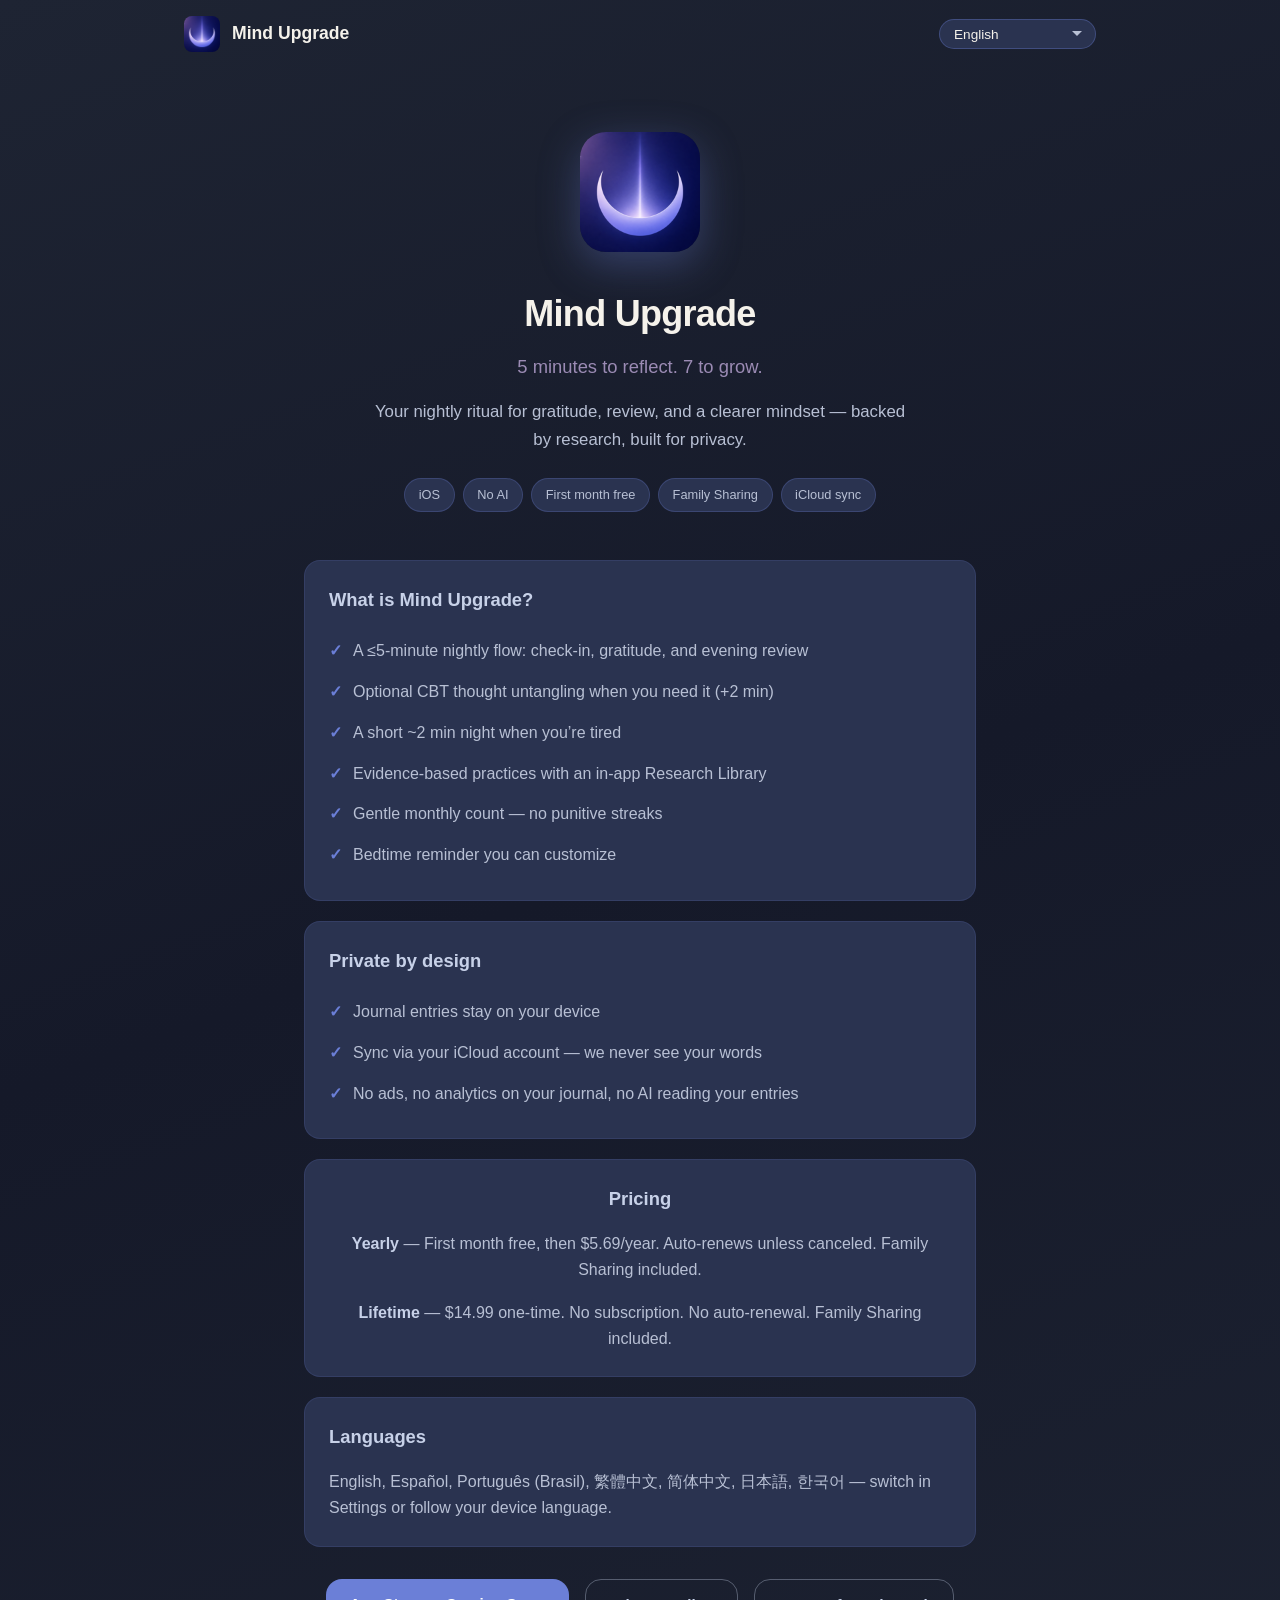
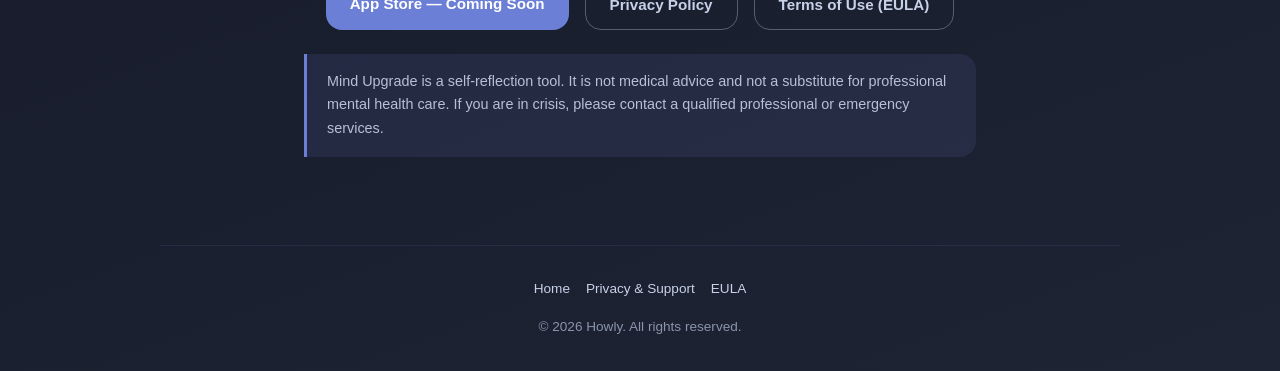
<file: index.html>
<!DOCTYPE html>
<html lang="en">
<head>
  <meta charset="UTF-8">
  <meta name="viewport" content="width=device-width, initial-scale=1.0">
  <title>Mind Upgrade — Nightly gratitude &amp; review</title>
  <meta name="description" content="Mind Upgrade: 5 minutes to reflect, 7 to grow. First month free then $5.69/year, or $14.99 lifetime. Family Sharing. No AI.">
  <link rel="icon" type="image/png" sizes="32x32" href="assets/favicon-32.png">
  <link rel="apple-touch-icon" href="assets/apple-touch-icon.png">
  <link rel="stylesheet" href="assets/style.css">
  <script src="assets/lang.js" defer></script>
</head>
<body>
  <header class="site-header">
    <a class="logo" href="index.html">
      <img src="assets/apple-touch-icon.png" alt="Mind Upgrade" width="36" height="36">
      Mind Upgrade
    </a>
    <select class="lang-selector" onchange="changeLanguage(this.value)" aria-label="Language">
      <option value="en">English</option>
      <option value="zh-Hant">繁體中文</option>
      <option value="zh-Hans">简体中文</option>
      <option value="ja">日本語</option>
      <option value="ko">한국어</option>
      <option value="es">Español</option>
      <option value="pt-BR">Português (Brasil)</option>
    </select>
  </header>

  <main>
    <section class="hero">
      <img class="hero-icon" src="assets/apple-touch-icon.png" alt="Mind Upgrade app icon" width="120" height="120">
      <h1>Mind Upgrade</h1>
      <p class="subtitle" lang-data="en">5 minutes to reflect. 7 to grow.</p>
      <p class="subtitle" lang-data="zh-Hant">5 分鐘反思，7 分鐘成長。</p>
      <p class="subtitle" lang-data="zh-Hans">5 分钟反思，7 分钟成长。</p>
      <p class="subtitle" lang-data="ja">5分で振り返り、7分で成長。</p>
      <p class="subtitle" lang-data="ko">5분은 돌아보기, 7분은 성장.</p>
      <p class="subtitle" lang-data="es">5 minutos para reflexionar. 7 para crecer.</p>
      <p class="subtitle" lang-data="pt-BR">5 minutos para refletir. 7 para crescer.</p>

      <p class="lead" lang-data="en">Your nightly ritual for gratitude, review, and a clearer mindset — backed by research, built for privacy.</p>
      <p class="lead" lang-data="zh-Hant">每晚的感恩與復盤儀式，讓心態更清晰——有研究支持，為隱私而設計。</p>
      <p class="lead" lang-data="zh-Hans">每晚的感恩与复盘仪式，让心态更清晰——有研究支持，为隐私而设计。</p>
      <p class="lead" lang-data="ja">感謝と振り返りのナイトリチュアル。研究に支えられ、プライバシーのために設計されています。</p>
      <p class="lead" lang-data="ko">감사와 돌아보기를 위한 밤 의식. 연구를 바탕으로, 프라이버시를 위해 만들어졌습니다.</p>
      <p class="lead" lang-data="es">Tu ritual nocturno de gratitud, repaso y una mente más clara — con respaldo de investigación, pensado para tu privacidad.</p>
      <p class="lead" lang-data="pt-BR">Seu ritual noturno de gratidão, revisão e uma mente mais clara — com base em pesquisa, feito para privacidade.</p>

      <div class="badge-row">
        <span class="badge">iOS</span>
        <span class="badge" lang-data="en">No AI</span>
        <span class="badge" lang-data="zh-Hant">無 AI</span>
        <span class="badge" lang-data="zh-Hans">无 AI</span>
        <span class="badge" lang-data="ja">AIなし</span>
        <span class="badge" lang-data="ko">AI 없음</span>
        <span class="badge" lang-data="es">Sin IA</span>
        <span class="badge" lang-data="pt-BR">Sem IA</span>
        <span class="badge" lang-data="en">First month free</span>
        <span class="badge" lang-data="zh-Hant">首月免費</span>
        <span class="badge" lang-data="zh-Hans">首月免费</span>
        <span class="badge" lang-data="ja">初月無料</span>
        <span class="badge" lang-data="ko">첫 달 무료</span>
        <span class="badge" lang-data="es">Primer mes gratis</span>
        <span class="badge" lang-data="pt-BR">Primeiro mês grátis</span>
        <span class="badge" lang-data="en">Family Sharing</span>
        <span class="badge" lang-data="zh-Hant">家人共享</span>
        <span class="badge" lang-data="zh-Hans">家人共享</span>
        <span class="badge" lang-data="ja">ファミリー共有</span>
        <span class="badge" lang-data="ko">가족 공유</span>
        <span class="badge" lang-data="es">En familia</span>
        <span class="badge" lang-data="pt-BR">Compartilhamento Familiar</span>
        <span class="badge" lang-data="en">iCloud sync</span>
        <span class="badge" lang-data="zh-Hant">iCloud 同步</span>
        <span class="badge" lang-data="zh-Hans">iCloud 同步</span>
        <span class="badge" lang-data="ja">iCloud同期</span>
        <span class="badge" lang-data="ko">iCloud 동기화</span>
        <span class="badge" lang-data="es">Sincronización iCloud</span>
        <span class="badge" lang-data="pt-BR">Sincronização iCloud</span>
      </div>
    </section>

    <section class="card">
      <h2 lang-data="en">What is Mind Upgrade?</h2>
      <h2 lang-data="zh-Hant">Mind Upgrade 是什麼？</h2>
      <h2 lang-data="zh-Hans">Mind Upgrade 是什么？</h2>
      <h2 lang-data="ja">Mind Upgradeとは？</h2>
      <h2 lang-data="ko">Mind Upgrade란?</h2>
      <h2 lang-data="es">¿Qué es Mind Upgrade?</h2>
      <h2 lang-data="pt-BR">O que é o Mind Upgrade?</h2>
      <ul lang-data="en">
        <li>A ≤5-minute nightly flow: check-in, gratitude, and evening review</li>
        <li>Optional CBT thought untangling when you need it (+2 min)</li>
        <li>A short ~2 min night when you’re tired</li>
        <li>Evidence-based practices with an in-app Research Library</li>
        <li>Gentle monthly count — no punitive streaks</li>
        <li>Bedtime reminder you can customize</li>
      </ul>
      <ul lang-data="zh-Hant">
        <li>每晚 ≤5 分鐘：心情 check-in、感恩、復盤</li>
        <li>需要時可選 CBT 思緒整理（+2 分鐘）</li>
        <li>疲憊時可走約 2 分鐘短寫</li>
        <li>App 內附研究資料庫，實證基礎練習</li>
        <li>溫和的本月完成次數——沒有懲罰式連續天數</li>
        <li>可自訂就寢提醒</li>
      </ul>
      <ul lang-data="zh-Hans">
        <li>每晚 ≤5 分钟：心情 check-in、感恩、复盘</li>
        <li>需要时可选 CBT 思绪整理（+2 分钟）</li>
        <li>疲惫时可走约 2 分钟短写</li>
        <li>App 内附研究资料库，实证基础练习</li>
        <li>温和的本月完成次数——没有惩罚式连续天数</li>
        <li>可自定义就寝提醒</li>
      </ul>
      <ul lang-data="ja">
        <li>毎夜5分以内：チェックイン、感謝、振り返り</li>
        <li>必要なときだけ使える任意のCBT思考整理（+2分）</li>
        <li>疲れている夜は約2分の短い記録</li>
        <li>アプリ内の研究ライブラリ（エビデンスに基づく実践）</li>
        <li>穏やかな月間カウント——罰則的な連続記録なし</li>
        <li>就寝リマインダーをカスタマイズ</li>
      </ul>
      <ul lang-data="ko">
        <li>매일 밤 5분 이내: 체크인, 감사, 돌아보기</li>
        <li>필요할 때만 쓰는 선택 CBT 생각 정리(+2분)</li>
        <li>피곤한 밤은 약 2분 짧은 기록</li>
        <li>앱 안 연구 라이브러리, 근거 기반 연습</li>
        <li>부드러운 이번 달 횟수 — 처벌형 연속 기록 없음</li>
        <li>잠자리 알림을 직접 설정</li>
      </ul>
      <ul lang-data="es">
        <li>Un flujo nocturno de ≤5 min: check-in, gratitud y repaso</li>
        <li>Desenredar un pensamiento CBT cuando lo necesites (+2 min)</li>
        <li>Una noche corta de ~2 min si estás cansado</li>
        <li>Prácticas con respaldo de investigación y biblioteca en la app</li>
        <li>Conteo mensual suave — sin rachas punitivas</li>
        <li>Recordatorio al acostarte, personalizable</li>
      </ul>
      <ul lang-data="pt-BR">
        <li>Um fluxo noturno de ≤5 min: check-in, gratidão e revisão</li>
        <li>Desembaraçar um pensamento CBT quando precisar (+2 min)</li>
        <li>Uma noite curta de ~2 min se você estiver cansado</li>
        <li>Práticas com base em pesquisa e biblioteca no app</li>
        <li>Contagem mensal suave — sem sequências punitivas</li>
        <li>Lembrete na hora de dormir, personalizável</li>
      </ul>
    </section>

    <section class="card">
      <h2 lang-data="en">Private by design</h2>
      <h2 lang-data="zh-Hant">隱私優先</h2>
      <h2 lang-data="zh-Hans">隐私优先</h2>
      <h2 lang-data="ja">プライバシー優先</h2>
      <h2 lang-data="ko">프라이버시 우선</h2>
      <h2 lang-data="es">Privado por diseño</h2>
      <h2 lang-data="pt-BR">Privado por design</h2>
      <ul lang-data="en">
        <li>Journal entries stay on your device</li>
        <li>Sync via your iCloud account — we never see your words</li>
        <li>No ads, no analytics on your journal, no AI reading your entries</li>
      </ul>
      <ul lang-data="zh-Hant">
        <li>日記存在你的裝置上</li>
        <li>經你的 iCloud 帳號同步——我們看不到你的內容</li>
        <li>無廣告、不分析日記內容、無 AI 讀取你的記錄</li>
      </ul>
      <ul lang-data="zh-Hans">
        <li>日记存在你的设备上</li>
        <li>经你的 iCloud 账号同步——我们看不到你的内容</li>
        <li>无广告、不分析日记内容、无 AI 读取你的记录</li>
      </ul>
      <ul lang-data="ja">
        <li>日記は端末に保存されます</li>
        <li>あなたのiCloudアカウント経由で同期——私たちは内容を見ません</li>
        <li>広告なし、日記の分析なし、AIによる読み取りなし</li>
      </ul>
      <ul lang-data="ko">
        <li>일기는 기기에 저장됩니다</li>
        <li>내 iCloud 계정으로 동기화 — 우리는 내용을 보지 않습니다</li>
        <li>광고 없음, 일기 분석 없음, AI가 기록을 읽지 않음</li>
      </ul>
      <ul lang-data="es">
        <li>Las entradas se quedan en tu dispositivo</li>
        <li>Sincroniza con tu cuenta de iCloud — nunca vemos tus palabras</li>
        <li>Sin anuncios, sin analítica de tu diario, sin IA leyendo tus entradas</li>
      </ul>
      <ul lang-data="pt-BR">
        <li>As entradas ficam no seu dispositivo</li>
        <li>Sincroniza pela sua conta do iCloud — nunca vemos suas palavras</li>
        <li>Sem anúncios, sem analytics no diário, sem IA lendo suas entradas</li>
      </ul>
    </section>

    <section class="card pricing">
      <h2 lang-data="en">Pricing</h2>
      <h2 lang-data="zh-Hant">定價</h2>
      <h2 lang-data="zh-Hans">定价</h2>
      <h2 lang-data="ja">料金</h2>
      <h2 lang-data="ko">가격</h2>
      <h2 lang-data="es">Precios</h2>
      <h2 lang-data="pt-BR">Preços</h2>
      <p lang-data="en" style="color: var(--text-secondary); margin-bottom: 1rem;"><strong style="color: var(--warm-glow);">Yearly</strong> — First month free, then $5.69/year. Auto-renews unless canceled. Family Sharing included.</p>
      <p lang-data="zh-Hant" style="color: var(--text-secondary); margin-bottom: 1rem;"><strong style="color: var(--warm-glow);">年訂閱</strong> — 首月免費，之後每年 $5.69。未取消則自動續訂。支援家人共享。</p>
      <p lang-data="zh-Hans" style="color: var(--text-secondary); margin-bottom: 1rem;"><strong style="color: var(--warm-glow);">年订阅</strong> — 首月免费，之后每年 $5.69。未取消则自动续订。支持家人共享。</p>
      <p lang-data="ja" style="color: var(--text-secondary); margin-bottom: 1rem;"><strong style="color: var(--warm-glow);">年間</strong> — 初月無料、その後 $5.69/年。解約しない限り自動更新。ファミリー共有対応。</p>
      <p lang-data="ko" style="color: var(--text-secondary); margin-bottom: 1rem;"><strong style="color: var(--warm-glow);">연간</strong> — 첫 달 무료, 이후 $5.69/년. 취소하지 않으면 자동 갱신. 가족 공유 포함.</p>
      <p lang-data="es" style="color: var(--text-secondary); margin-bottom: 1rem;"><strong style="color: var(--warm-glow);">Anual</strong> — Primer mes gratis, luego $5.69/año. Se renueva salvo que canceles. Incluye En familia.</p>
      <p lang-data="pt-BR" style="color: var(--text-secondary); margin-bottom: 1rem;"><strong style="color: var(--warm-glow);">Anual</strong> — Primeiro mês grátis, depois $5.69/ano. Renova salvo se você cancelar. Inclui Compartilhamento Familiar.</p>
      <p lang-data="en" style="color: var(--text-secondary);"><strong style="color: var(--warm-glow);">Lifetime</strong> — $14.99 one-time. No subscription. No auto-renewal. Family Sharing included.</p>
      <p lang-data="zh-Hant" style="color: var(--text-secondary);"><strong style="color: var(--warm-glow);">永久版</strong> — $14.99 一次性買斷。無訂閱、不自動續訂。支援家人共享。</p>
      <p lang-data="zh-Hans" style="color: var(--text-secondary);"><strong style="color: var(--warm-glow);">永久版</strong> — $14.99 一次性买断。无订阅、不自动续订。支持家人共享。</p>
      <p lang-data="ja" style="color: var(--text-secondary);"><strong style="color: var(--warm-glow);">永久版</strong> — $14.99 買い切り。サブスクなし、自動更新なし。ファミリー共有対応。</p>
      <p lang-data="ko" style="color: var(--text-secondary);"><strong style="color: var(--warm-glow);">평생</strong> — $14.99 일회성. 구독 없음, 자동 갱신 없음. 가족 공유 포함.</p>
      <p lang-data="es" style="color: var(--text-secondary);"><strong style="color: var(--warm-glow);">De por vida</strong> — $14.99 de una sola vez. Sin suscripción. Sin renovación automática. Incluye En familia.</p>
      <p lang-data="pt-BR" style="color: var(--text-secondary);"><strong style="color: var(--warm-glow);">Vitalício</strong> — $14.99 uma vez. Sem assinatura. Sem renovação automática. Inclui Compartilhamento Familiar.</p>
    </section>

    <section class="card">
      <h2 lang-data="en">Languages</h2>
      <h2 lang-data="zh-Hant">語言</h2>
      <h2 lang-data="zh-Hans">语言</h2>
      <h2 lang-data="ja">言語</h2>
      <h2 lang-data="ko">언어</h2>
      <h2 lang-data="es">Idiomas</h2>
      <h2 lang-data="pt-BR">Idiomas</h2>
      <p lang-data="en" style="color: var(--text-secondary);">English, Español, Português (Brasil), 繁體中文, 简体中文, 日本語, 한국어 — switch in Settings or follow your device language.</p>
      <p lang-data="zh-Hant" style="color: var(--text-secondary);">English、Español、Português (Brasil)、繁體中文、简体中文、日本語、한국어——可在 App 設定中切換，或跟隨裝置語言。</p>
      <p lang-data="zh-Hans" style="color: var(--text-secondary);">English、Español、Português (Brasil)、繁體中文、简体中文、日本語、한국어——可在 App 设置中切换，或跟随设备语言。</p>
      <p lang-data="ja" style="color: var(--text-secondary);">English、Español、Português (Brasil)、繁體中文、简体中文、日本語、한국어 — 設定で切り替えるか、端末の言語に合わせます。</p>
      <p lang-data="ko" style="color: var(--text-secondary);">English, Español, Português (Brasil), 繁體中文, 简体中文, 日本語, 한국어 — 설정에서 바꾸거나 기기 언어를 따릅니다.</p>
      <p lang-data="es" style="color: var(--text-secondary);">English, Español, Português (Brasil), 繁體中文, 简体中文, 日本語, 한국어 — cámbialo en Ajustes o sigue el idioma del dispositivo.</p>
      <p lang-data="pt-BR" style="color: var(--text-secondary);">English, Español, Português (Brasil), 繁體中文, 简体中文, 日本語, 한국어 — troque em Ajustes ou siga o idioma do aparelho.</p>
    </section>

    <div class="links-row">
      <a class="btn btn-primary" lang-data="en" href="https://apps.apple.com/app/id0000000000" aria-disabled="true">App Store — Coming Soon</a>
      <a class="btn btn-primary" lang-data="zh-Hant" href="https://apps.apple.com/app/id0000000000" aria-disabled="true">App Store — 即將上架</a>
      <a class="btn btn-primary" lang-data="zh-Hans" href="https://apps.apple.com/app/id0000000000" aria-disabled="true">App Store — 即将上架</a>
      <a class="btn btn-primary" lang-data="ja" href="https://apps.apple.com/app/id0000000000" aria-disabled="true">App Store — 近日公開</a>
      <a class="btn btn-primary" lang-data="ko" href="https://apps.apple.com/app/id0000000000" aria-disabled="true">App Store — 곧 출시</a>
      <a class="btn btn-primary" lang-data="es" href="https://apps.apple.com/app/id0000000000" aria-disabled="true">App Store — Próximamente</a>
      <a class="btn btn-primary" lang-data="pt-BR" href="https://apps.apple.com/app/id0000000000" aria-disabled="true">App Store — Em breve</a>
      <a class="btn btn-secondary" lang-data="en" href="privacy.html">Privacy Policy</a>
      <a class="btn btn-secondary" lang-data="zh-Hant" href="privacy.html">隱私政策</a>
      <a class="btn btn-secondary" lang-data="zh-Hans" href="privacy.html">隐私政策</a>
      <a class="btn btn-secondary" lang-data="ja" href="privacy.html">プライバシーポリシー</a>
      <a class="btn btn-secondary" lang-data="ko" href="privacy.html">개인정보 처리방침</a>
      <a class="btn btn-secondary" lang-data="es" href="privacy.html">Política de privacidad</a>
      <a class="btn btn-secondary" lang-data="pt-BR" href="privacy.html">Política de privacidade</a>
      <a class="btn btn-secondary" lang-data="en" href="eula.html">Terms of Use (EULA)</a>
      <a class="btn btn-secondary" lang-data="zh-Hant" href="eula.html">使用條款 (EULA)</a>
      <a class="btn btn-secondary" lang-data="zh-Hans" href="eula.html">使用条款 (EULA)</a>
      <a class="btn btn-secondary" lang-data="ja" href="eula.html">利用規約 (EULA)</a>
      <a class="btn btn-secondary" lang-data="ko" href="eula.html">이용 약관 (EULA)</a>
      <a class="btn btn-secondary" lang-data="es" href="eula.html">Términos de uso (EULA)</a>
      <a class="btn btn-secondary" lang-data="pt-BR" href="eula.html">Termos de uso (EULA)</a>
    </div>

    <div class="disclaimer-box" lang-data="en">
      Mind Upgrade is a self-reflection tool. It is not medical advice and not a substitute for professional mental health care. If you are in crisis, please contact a qualified professional or emergency services.
    </div>
    <div class="disclaimer-box" lang-data="zh-Hant">
      Mind Upgrade 是自我反思工具，不提供醫療建議，不能取代專業心理健康服務。若你正處於危機，請聯絡合格專業人員或緊急服務。
    </div>
    <div class="disclaimer-box" lang-data="zh-Hans">
      Mind Upgrade 是自我反思工具，不提供医疗建议，不能取代专业心理健康服务。若你正处于危机，请联系合格专业人员或紧急服务。
    </div>
    <div class="disclaimer-box" lang-data="ja">
      Mind Upgradeは自己内省のためのツールです。医療アドバイスではなく、専門的なメンタルヘルスケアの代替ではありません。危機にある場合は、資格ある専門家または救急サービスに連絡してください。
    </div>
    <div class="disclaimer-box" lang-data="ko">
      Mind Upgrade는 자기 성찰 도구입니다. 의료 조언이 아니며 전문 정신건강 관리를 대체하지 않습니다. 위기에 있다면 자격을 갖춘 전문가나 응급 서비스에 연락하세요.
    </div>
    <div class="disclaimer-box" lang-data="es">
      Mind Upgrade es una herramienta de autorreflexión. No es consejo médico ni sustituye la atención profesional de salud mental. Si estás en crisis, contacta a un profesional cualificado o a servicios de emergencia.
    </div>
    <div class="disclaimer-box" lang-data="pt-BR">
      O Mind Upgrade é uma ferramenta de autorreflexão. Não é conselho médico e não substitui o cuidado profissional de saúde mental. Se você estiver em crise, procure um profissional qualificado ou serviços de emergência.
    </div>
  </main>

  <footer class="site-footer">
    <nav>
      <a href="index.html" lang-data="en">Home</a>
      <a href="index.html" lang-data="zh-Hant">首頁</a>
      <a href="index.html" lang-data="zh-Hans">首页</a>
      <a href="index.html" lang-data="ja">ホーム</a>
      <a href="index.html" lang-data="ko">홈</a>
      <a href="index.html" lang-data="es">Inicio</a>
      <a href="index.html" lang-data="pt-BR">Início</a>
      <a href="privacy.html" lang-data="en">Privacy &amp; Support</a>
      <a href="privacy.html" lang-data="zh-Hant">隱私與支援</a>
      <a href="privacy.html" lang-data="zh-Hans">隐私与支持</a>
      <a href="privacy.html" lang-data="ja">プライバシーとサポート</a>
      <a href="privacy.html" lang-data="ko">개인정보 및 지원</a>
      <a href="privacy.html" lang-data="es">Privacidad y soporte</a>
      <a href="privacy.html" lang-data="pt-BR">Privacidade e suporte</a>
      <a href="eula.html">EULA</a>
    </nav>
    <p>© 2026 Howly. All rights reserved.</p>
  </footer>
</body>
</html>
</file>
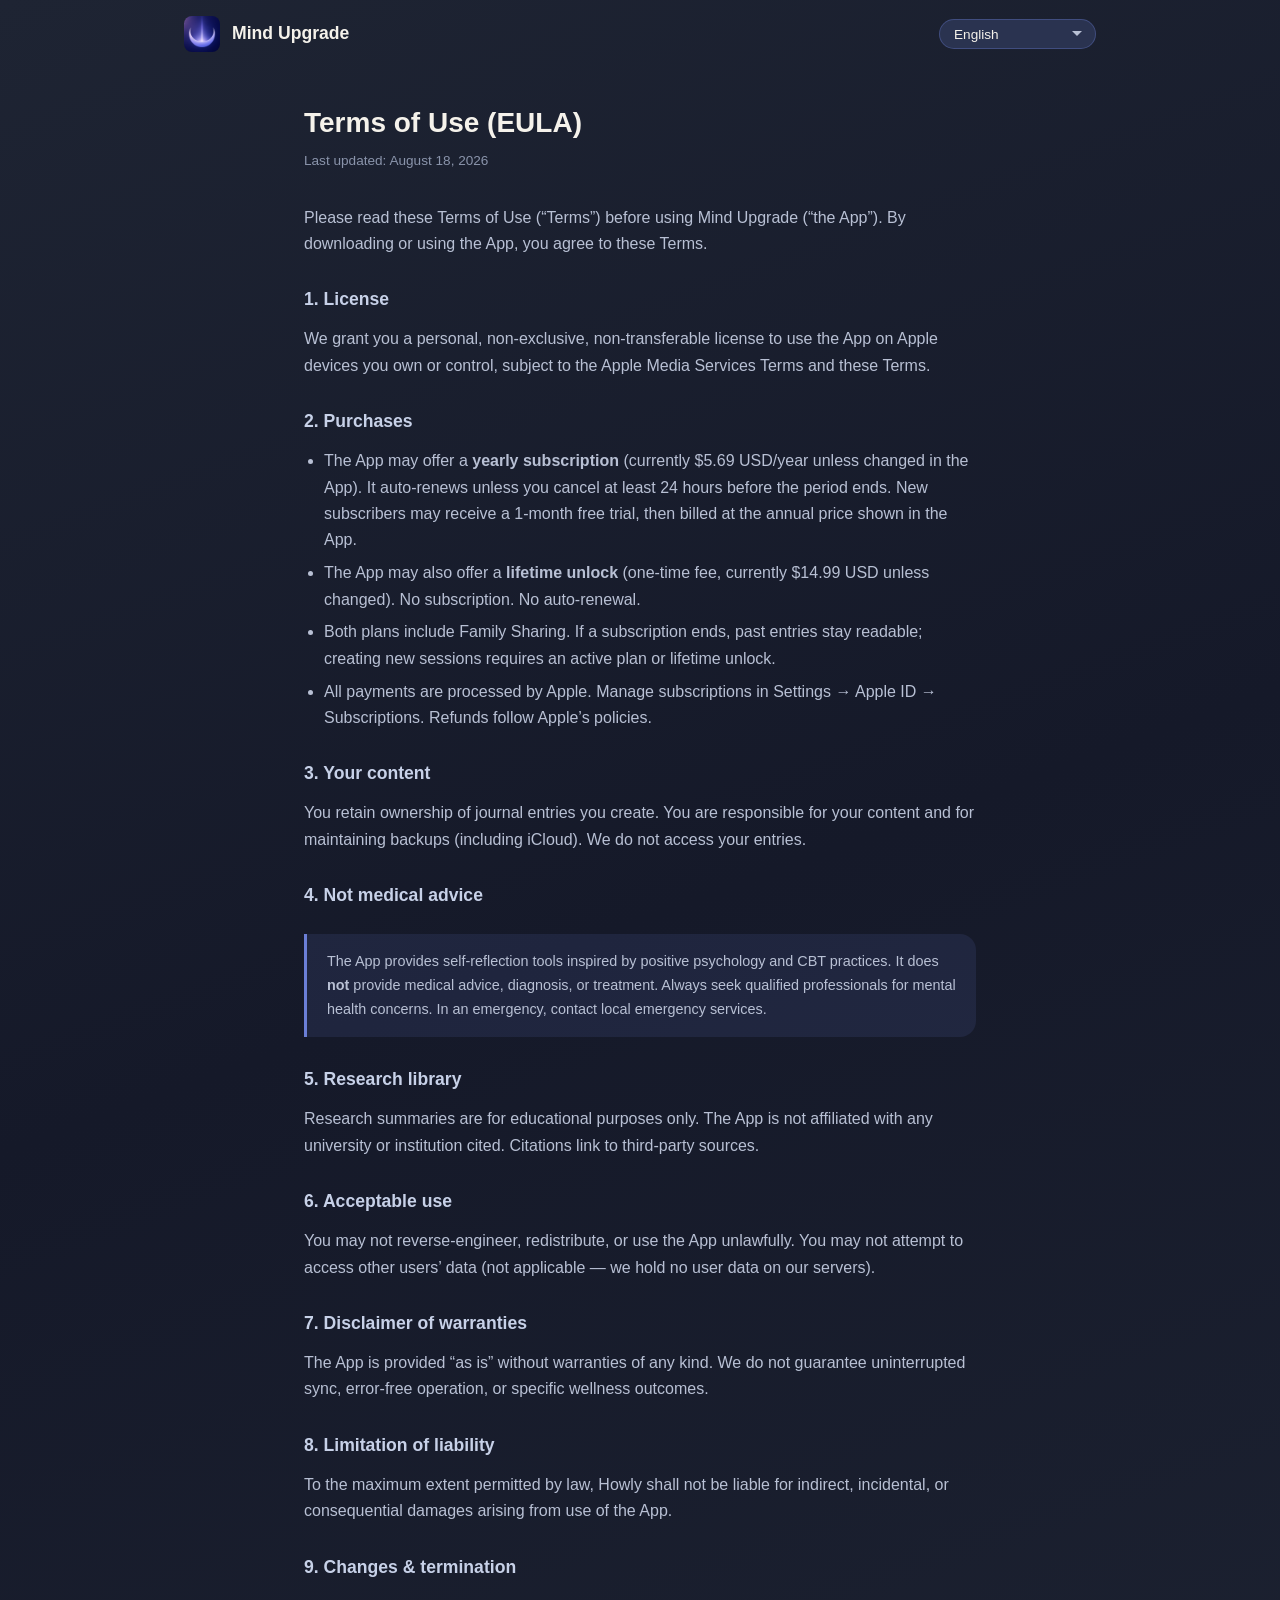
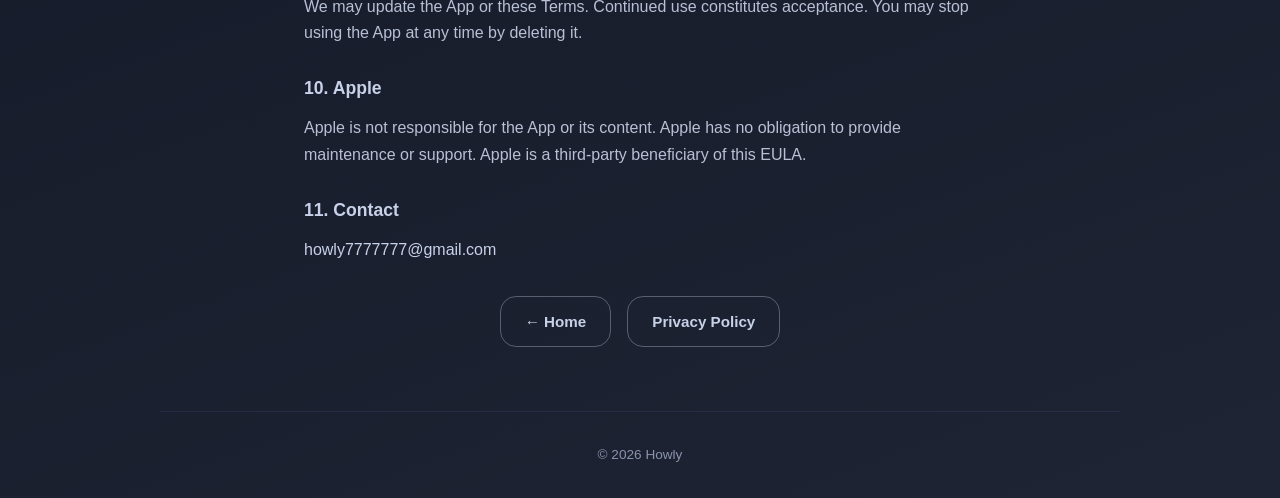
<file: eula.html>
<!DOCTYPE html>
<html lang="en">
<head>
  <meta charset="UTF-8">
  <meta name="viewport" content="width=device-width, initial-scale=1.0">
  <title>Terms of Use (EULA) — Mind Upgrade</title>
  <link rel="icon" type="image/png" sizes="32x32" href="assets/favicon-32.png">
  <link rel="stylesheet" href="assets/style.css">
  <script src="assets/lang.js" defer></script>
</head>
<body>
  <header class="site-header">
    <a class="logo" href="index.html">
      <img src="assets/apple-touch-icon.png" alt="" width="36" height="36">
      Mind Upgrade
    </a>
    <select class="lang-selector" onchange="changeLanguage(this.value)" aria-label="Language">
      <option value="en">English</option>
      <option value="zh-Hant">繁體中文</option>
      <option value="zh-Hans">简体中文</option>
      <option value="ja">日本語</option>
      <option value="ko">한국어</option>
      <option value="es">Español</option>
      <option value="pt-BR">Português (Brasil)</option>
    </select>
  </header>

  <main class="legal">
    <h1 lang-data="en">Terms of Use (EULA)</h1>
    <h1 lang-data="zh-Hant">使用條款 (EULA)</h1>
    <h1 lang-data="zh-Hans">使用条款 (EULA)</h1>
    <h1 lang-data="ja">利用規約 (EULA)</h1>
    <h1 lang-data="ko">이용 약관 (EULA)</h1>
    <h1 lang-data="es">Términos de uso (EULA)</h1>
    <h1 lang-data="pt-BR">Termos de uso (EULA)</h1>

    <p class="updated" lang-data="en">Last updated: August 18, 2026</p>
    <p class="updated" lang-data="zh-Hant">最後更新：2026 年 8 月 18 日</p>
    <p class="updated" lang-data="zh-Hans">最后更新：2026 年 8 月 18 日</p>
    <p class="updated" lang-data="ja">最終更新：2026年8月18日</p>
    <p class="updated" lang-data="ko">최종 업데이트: 2026년 8월 18일</p>
    <p class="updated" lang-data="es">Última actualización: 18 de agosto de 2026</p>
    <p class="updated" lang-data="pt-BR">Última atualização: 18 de agosto de 2026</p>

    <p lang-data="en">Please read these Terms of Use (“Terms”) before using Mind Upgrade (“the App”). By downloading or using the App, you agree to these Terms.</p>
    <p lang-data="zh-Hant">使用 Mind Upgrade（「本 App」）前請閱讀本使用條款（「條款」）。下載或使用即表示你同意本條款。</p>
    <p lang-data="zh-Hans">使用 Mind Upgrade（「本 App」）前请阅读本使用条款（「条款」）。下载或使用即表示你同意本条款。</p>
    <p lang-data="ja">Mind Upgrade（「本アプリ」）をご利用になる前に、本利用規約（「本規約」）をお読みください。ダウンロードまたは利用により、本規約に同意したものとみなされます。</p>
    <p lang-data="ko">Mind Upgrade(「본 앱」)를 사용하기 전에 본 이용 약관(「약관」)을 읽어 주세요. 다운로드하거나 사용하면 약관에 동의한 것으로 봅니다.</p>
    <p lang-data="es">Lee estos Términos de uso («Términos») antes de usar Mind Upgrade («la App»). Al descargar o usar la App, aceptas estos Términos.</p>
    <p lang-data="pt-BR">Leia estes Termos de uso («Termos») antes de usar o Mind Upgrade («o App»). Ao baixar ou usar o App, você concorda com estes Termos.</p>

    <h2 lang-data="en">1. License</h2>
    <h2 lang-data="zh-Hant">1. 授權</h2>
    <h2 lang-data="zh-Hans">1. 授权</h2>
    <h2 lang-data="ja">1. ライセンス</h2>
    <h2 lang-data="ko">1. 라이선스</h2>
    <h2 lang-data="es">1. Licencia</h2>
    <h2 lang-data="pt-BR">1. Licença</h2>
    <p lang-data="en">We grant you a personal, non-exclusive, non-transferable license to use the App on Apple devices you own or control, subject to the Apple Media Services Terms and these Terms.</p>
    <p lang-data="zh-Hant">我們授予你在所擁有或控制的 Apple 裝置上個人、非專屬、不可轉讓的使用授權，並受 Apple 媒體服務條款及本條款約束。</p>
    <p lang-data="zh-Hans">我们授予你在所拥有或控制的 Apple 设备上个人、非专属、不可转让的使用授权，并受 Apple 媒体服务条款及本条款约束。</p>
    <p lang-data="ja">当社は、お客様が所有または管理するApple端末上で本アプリを利用するための、個人的・非独占的・譲渡不可のライセンスを付与します。Appleメディアサービスの利用規約および本規約が適用されます。</p>
    <p lang-data="ko">당사는 당신이 소유하거나 관리하는 Apple 기기에서 본 앱을 사용할 개인적·비독점·양도 불가 라이선스를 부여합니다. Apple 미디어 서비스 약관과 본 약관이 적용됩니다.</p>
    <p lang-data="es">Te otorgamos una licencia personal, no exclusiva e intransferible para usar la App en dispositivos Apple que poseas o controles, sujeta a los Términos de los servicios de medios de Apple y a estos Términos.</p>
    <p lang-data="pt-BR">Concedemos a você uma licença pessoal, não exclusiva e intransferível para usar o App em dispositivos Apple que você possua ou controle, sujeita aos Termos dos Serviços de Mídia da Apple e a estes Termos.</p>

    <h2 lang-data="en">2. Purchases</h2>
    <h2 lang-data="zh-Hant">2. 購買</h2>
    <h2 lang-data="zh-Hans">2. 购买</h2>
    <h2 lang-data="ja">2. 購入</h2>
    <h2 lang-data="ko">2. 구매</h2>
    <h2 lang-data="es">2. Compras</h2>
    <h2 lang-data="pt-BR">2. Compras</h2>
    <ul lang-data="en">
      <li>The App may offer a <strong>yearly subscription</strong> (currently $5.69 USD/year unless changed in the App). It auto-renews unless you cancel at least 24 hours before the period ends. New subscribers may receive a 1-month free trial, then billed at the annual price shown in the App.</li>
      <li>The App may also offer a <strong>lifetime unlock</strong> (one-time fee, currently $14.99 USD unless changed). No subscription. No auto-renewal.</li>
      <li>Both plans include Family Sharing. If a subscription ends, past entries stay readable; creating new sessions requires an active plan or lifetime unlock.</li>
      <li>All payments are processed by Apple. Manage subscriptions in Settings → Apple ID → Subscriptions. Refunds follow Apple’s policies.</li>
    </ul>
    <ul lang-data="zh-Hant">
      <li>本 App 可提供<strong>年訂閱</strong>（目前每年 $5.69 USD，若有調整以 App 內為準）。除非於期間結束前至少 24 小時取消，否則自動續訂。新訂閱用戶可能享有 1 個月免費試用，之後依 App 內顯示之年費計費。</li>
      <li>亦可選<strong>永久解鎖</strong>（一次性費用，目前為 $14.99 USD，若有調整以 App 內為準）。無訂閱、不自動續訂。</li>
      <li>兩種方案均支援家人共享。訂閱結束後仍可閱讀過去記錄；新增 session 需有效訂閱或永久版。</li>
      <li>所有付款由 Apple 處理。可於「設定 → Apple ID → 訂閱項目」管理。退款依 Apple 政策。</li>
    </ul>
    <ul lang-data="zh-Hans">
      <li>本 App 可提供<strong>年订阅</strong>（目前每年 $5.69 USD，若有调整以 App 内为准）。除非于期间结束前至少 24 小时取消，否则自动续订。新订阅用户可能享有 1 个月免费试用，之后依 App 内显示之年费计费。</li>
      <li>亦可选<strong>永久解锁</strong>（一次性费用，目前为 $14.99 USD，若有调整以 App 内为准）。无订阅、不自动续订。</li>
      <li>两种方案均支持家人共享。订阅结束后仍可阅读过去记录；新增 session 需有效订阅或永久版。</li>
      <li>所有付款由 Apple 处理。可于「设置 → Apple ID → 订阅」管理。退款依 Apple 政策。</li>
    </ul>
    <ul lang-data="ja">
      <li>本アプリは<strong>年間サブスクリプション</strong>（現在 $5.69 USD/年。アプリ内表示が優先）を提供する場合があります。期間終了の24時間前までに解約しない限り自動更新されます。新規登録者は1か月無料トライアルの対象となる場合があり、その後アプリ内表示の年額で請求されます。</li>
      <li><strong>永久アンロック</strong>（買い切り、現在 $14.99 USD。アプリ内表示が優先）も提供する場合があります。サブスクなし、自動更新なし。</li>
      <li>どちらのプランもファミリー共有に対応します。サブスク終了後も過去の記録は読めます。新しいセッションには有効なプランまたは永久版が必要です。</li>
      <li>支払いはすべてAppleが処理します。「設定 → Apple ID → サブスクリプション」で管理できます。返金はAppleの方針に従います。</li>
    </ul>
    <ul lang-data="ko">
      <li>본 앱은 <strong>연간 구독</strong>(현재 $5.69 USD/년, 앱 표시가 우선)을 제공할 수 있습니다. 기간 종료 최소 24시간 전에 취소하지 않으면 자동 갱신됩니다. 신규 구독자는 1개월 무료 체험 대상일 수 있으며, 이후 앱에 표시된 연 요금이 청구됩니다.</li>
      <li><strong>평생 잠금 해제</strong>(일회성, 현재 $14.99 USD, 앱 표시가 우선)도 제공할 수 있습니다. 구독 없음, 자동 갱신 없음.</li>
      <li>두 플랜 모두 가족 공유가 포함됩니다. 구독이 끝나도 지난 기록은 읽을 수 있습니다. 새 세션을 쓰려면 유효한 플랜 또는 평생 버전이 필요합니다.</li>
      <li>결제는 모두 Apple이 처리합니다. 「설정 → Apple ID → 구독」에서 관리하세요. 환불은 Apple 정책을 따릅니다.</li>
    </ul>
    <ul lang-data="es">
      <li>La App puede ofrecer una <strong>suscripción anual</strong> (actualmente $5.69 USD/año, salvo cambio en la App). Se renueva automáticamente salvo que canceles al menos 24 horas antes del fin del período. Los nuevos suscriptores pueden recibir 1 mes de prueba gratis y luego se cobra el precio anual mostrado en la App.</li>
      <li>También puede ofrecer un <strong>desbloqueo de por vida</strong> (pago único, actualmente $14.99 USD, salvo cambio). Sin suscripción. Sin renovación automática.</li>
      <li>Ambos planes incluyen En familia. Si termina la suscripción, las entradas anteriores siguen visibles; para nuevas sesiones hace falta un plan activo o el desbloqueo de por vida.</li>
      <li>Apple procesa todos los pagos. Adminístralo en Ajustes → Apple ID → Suscripciones. Los reembolsos siguen las políticas de Apple.</li>
    </ul>
    <ul lang-data="pt-BR">
      <li>O App pode oferecer uma <strong>assinatura anual</strong> (atualmente $5.69 USD/ano, salvo alteração no App). Renova automaticamente a menos que você cancele pelo menos 24 horas antes do fim do período. Novos assinantes podem receber 1 mês grátis e depois são cobrados no preço anual mostrado no App.</li>
      <li>Também pode oferecer um <strong>desbloqueio vitalício</strong> (pagamento único, atualmente $14.99 USD, salvo alteração). Sem assinatura. Sem renovação automática.</li>
      <li>Os dois planos incluem Compartilhamento Familiar. Se a assinatura terminar, as entradas anteriores continuam visíveis; novas sessões exigem um plano ativo ou o desbloqueio vitalício.</li>
      <li>A Apple processa todos os pagamentos. Gerencie em Ajustes → Apple ID → Assinaturas. Reembolsos seguem as políticas da Apple.</li>
    </ul>

    <h2 lang-data="en">3. Your content</h2>
    <h2 lang-data="zh-Hant">3. 你的內容</h2>
    <h2 lang-data="zh-Hans">3. 你的内容</h2>
    <h2 lang-data="ja">3. あなたのコンテンツ</h2>
    <h2 lang-data="ko">3. 당신의 콘텐츠</h2>
    <h2 lang-data="es">3. Tu contenido</h2>
    <h2 lang-data="pt-BR">3. Seu conteúdo</h2>
    <p lang-data="en">You retain ownership of journal entries you create. You are responsible for your content and for maintaining backups (including iCloud). We do not access your entries.</p>
    <p lang-data="zh-Hant">你保留所創建日記內容的所有權。你須對內容負責並自行備份（含 iCloud）。我們不存取你的記錄。</p>
    <p lang-data="zh-Hans">你保留所创建日记内容的所有权。你须对内容负责并自行备份（含 iCloud）。我们不访问你的记录。</p>
    <p lang-data="ja">作成した日記の所有権はお客様にあります。内容とバックアップ（iCloudを含む）はお客様の責任です。当社は記録にアクセスしません。</p>
    <p lang-data="ko">작성한 일기의 소유권은 당신에게 있습니다. 콘텐츠와 백업(iCloud 포함)은 당신의 책임입니다. 당사는 기록에 접근하지 않습니다.</p>
    <p lang-data="es">Conservas la titularidad de las entradas que creas. Eres responsable de tu contenido y de las copias de seguridad (incluido iCloud). No accedemos a tus entradas.</p>
    <p lang-data="pt-BR">Você conserva a titularidade das entradas que cria. Você é responsável pelo conteúdo e pelos backups (incluindo iCloud). Não acessamos suas entradas.</p>

    <h2 lang-data="en">4. Not medical advice</h2>
    <h2 lang-data="zh-Hant">4. 非醫療建議</h2>
    <h2 lang-data="zh-Hans">4. 非医疗建议</h2>
    <h2 lang-data="ja">4. 医療アドバイスではない</h2>
    <h2 lang-data="ko">4. 의료 조언이 아님</h2>
    <h2 lang-data="es">4. No es consejo médico</h2>
    <h2 lang-data="pt-BR">4. Não é conselho médico</h2>
    <div class="disclaimer-box" lang-data="en">
      The App provides self-reflection tools inspired by positive psychology and CBT practices. It does <strong>not</strong> provide medical advice, diagnosis, or treatment. Always seek qualified professionals for mental health concerns. In an emergency, contact local emergency services.
    </div>
    <div class="disclaimer-box" lang-data="zh-Hant">
      本 App 提供受正向心理學與 CBT 練習啟發的自我反思工具，<strong>不提供</strong>醫療建議、診斷或治療。心理健康問題請尋求合格專業人員。緊急情況請聯絡當地緊急服務。
    </div>
    <div class="disclaimer-box" lang-data="zh-Hans">
      本 App 提供受积极心理学与 CBT 练习启发的自我反思工具，<strong>不提供</strong>医疗建议、诊断或治疗。心理健康问题请寻求合格专业人员。紧急情况请联系当地紧急服务。
    </div>
    <div class="disclaimer-box" lang-data="ja">
      本アプリはポジティブ心理学とCBTの実践に着想した自己内省ツールであり、医療アドバイス・診断・治療は<strong>行いません</strong>。メンタルヘルスの問題は資格ある専門家にご相談ください。緊急時は地域の救急サービスへ。
    </div>
    <div class="disclaimer-box" lang-data="ko">
      본 앱은 긍정심리학과 CBT 연습에서 영감을 받은 자기 성찰 도구이며, 의료 조언·진단·치료를 <strong>제공하지 않습니다</strong>. 정신건강 문제는 자격을 갖춘 전문가에게 문의하세요. 응급 시 지역 응급 서비스에 연락하세요.
    </div>
    <div class="disclaimer-box" lang-data="es">
      La App ofrece herramientas de autorreflexión inspiradas en la psicología positiva y prácticas CBT. <strong>No</strong> da consejo médico, diagnóstico ni tratamiento. Busca profesionales cualificados para la salud mental. En una emergencia, contacta los servicios locales.
    </div>
    <div class="disclaimer-box" lang-data="pt-BR">
      O App oferece ferramentas de autorreflexão inspiradas na psicologia positiva e em práticas de CBT. <strong>Não</strong> fornece conselho médico, diagnóstico ou tratamento. Procure profissionais qualificados para saúde mental. Em emergência, contate os serviços locais.
    </div>

    <h2 lang-data="en">5. Research library</h2>
    <h2 lang-data="zh-Hant">5. 研究資料庫</h2>
    <h2 lang-data="zh-Hans">5. 研究资料库</h2>
    <h2 lang-data="ja">5. 研究ライブラリ</h2>
    <h2 lang-data="ko">5. 연구 라이브러리</h2>
    <h2 lang-data="es">5. Biblioteca de investigación</h2>
    <h2 lang-data="pt-BR">5. Biblioteca de pesquisa</h2>
    <p lang-data="en">Research summaries are for educational purposes only. The App is not affiliated with any university or institution cited. Citations link to third-party sources.</p>
    <p lang-data="zh-Hant">研究摘要僅供教育用途。本 App 與任何被引用的大學或機構無關。引用連結至第三方來源。</p>
    <p lang-data="zh-Hans">研究摘要仅供教育用途。本 App 与任何被引用的大学或机构无关。引用链接至第三方来源。</p>
    <p lang-data="ja">研究要約は教育目的のみです。本アプリは引用する大学・機関と提携していません。引用は第三者の情報源へリンクします。</p>
    <p lang-data="ko">연구 요약은 교육 목적만입니다. 본 앱은 인용된 대학·기관과 제휴하지 않습니다. 인용은 제3자 출처로 연결됩니다.</p>
    <p lang-data="es">Los resúmenes de investigación son solo educativos. La App no está afiliada a ninguna universidad o institución citada. Las citas enlazan a fuentes de terceros.</p>
    <p lang-data="pt-BR">Os resumos de pesquisa são apenas educativos. O App não tem vínculo com nenhuma universidade ou instituição citada. As citações levam a fontes de terceiros.</p>

    <h2 lang-data="en">6. Acceptable use</h2>
    <h2 lang-data="zh-Hant">6. 可接受使用</h2>
    <h2 lang-data="zh-Hans">6. 可接受使用</h2>
    <h2 lang-data="ja">6. 利用上の制限</h2>
    <h2 lang-data="ko">6. 허용되는 사용</h2>
    <h2 lang-data="es">6. Uso aceptable</h2>
    <h2 lang-data="pt-BR">6. Uso aceitável</h2>
    <p lang-data="en">You may not reverse-engineer, redistribute, or use the App unlawfully. You may not attempt to access other users’ data (not applicable — we hold no user data on our servers).</p>
    <p lang-data="zh-Hant">不得逆向工程、再散布或違法使用本 App。不得試圖存取他人資料（我們伺服器不存放用戶資料，此條仍適用於一般禁止行為）。</p>
    <p lang-data="zh-Hans">不得逆向工程、再散布或违法使用本 App。不得试图访问他人资料（我们服务器不存放用户资料，此条仍适用于一般禁止行为）。</p>
    <p lang-data="ja">リバースエンジニアリング、再配布、違法な利用は禁止です。他者のデータへのアクセス試行も禁止です（当社サーバーにユーザーデータはありません）。</p>
    <p lang-data="ko">리버스 엔지니어링, 재배포, 불법 사용을 금지합니다. 다른 사용자 데이터에 접근하려 해서는 안 됩니다(당사 서버에 사용자 데이터를 두지 않습니다).</p>
    <p lang-data="es">No puedes hacer ingeniería inversa, redistribuir ni usar la App de forma ilegal. No intentes acceder a datos de otros (no aplica: no guardamos datos de usuarios en nuestros servidores).</p>
    <p lang-data="pt-BR">Você não pode fazer engenharia reversa, redistribuir nem usar o App de forma ilegal. Não tente acessar dados de outras pessoas (não se aplica: não guardamos dados de usuários em nossos servidores).</p>

    <h2 lang-data="en">7. Disclaimer of warranties</h2>
    <h2 lang-data="zh-Hant">7. 免責聲明</h2>
    <h2 lang-data="zh-Hans">7. 免责声明</h2>
    <h2 lang-data="ja">7. 保証の否認</h2>
    <h2 lang-data="ko">7. 보증 부인</h2>
    <h2 lang-data="es">7. Exención de garantías</h2>
    <h2 lang-data="pt-BR">7. Isenção de garantias</h2>
    <p lang-data="en">The App is provided “as is” without warranties of any kind. We do not guarantee uninterrupted sync, error-free operation, or specific wellness outcomes.</p>
    <p lang-data="zh-Hant">本 App 按「現狀」提供，不作任何保證。我們不保證同步不中斷、無錯誤運作或特定成效。</p>
    <p lang-data="zh-Hans">本 App 按「现状」提供，不作任何保证。我们不保证同步不中断、无错误运作或特定成效。</p>
    <p lang-data="ja">本アプリは現状有姿で提供され、いかなる保証もありません。同期の継続、無欠陥動作、特定の成果は保証しません。</p>
    <p lang-data="ko">본 앱은 「있는 그대로」 제공되며 어떠한 보증도 하지 않습니다. 동기화 지속, 무오류 작동, 특정 웰니스 결과를 보장하지 않습니다.</p>
    <p lang-data="es">La App se ofrece «tal cual», sin garantías. No garantizamos sincronización ininterrumpida, funcionamiento sin errores ni resultados concretos de bienestar.</p>
    <p lang-data="pt-BR">O App é oferecido «como está», sem garantias. Não garantimos sincronização ininterrupta, funcionamento sem erros nem resultados específicos de bem-estar.</p>

    <h2 lang-data="en">8. Limitation of liability</h2>
    <h2 lang-data="zh-Hant">8. 責任限制</h2>
    <h2 lang-data="zh-Hans">8. 责任限制</h2>
    <h2 lang-data="ja">8. 責任の制限</h2>
    <h2 lang-data="ko">8. 책임 제한</h2>
    <h2 lang-data="es">8. Limitación de responsabilidad</h2>
    <h2 lang-data="pt-BR">8. Limitação de responsabilidade</h2>
    <p lang-data="en">To the maximum extent permitted by law, Howly shall not be liable for indirect, incidental, or consequential damages arising from use of the App.</p>
    <p lang-data="zh-Hant">在法律允許的最大範圍內，Howly 不對因使用本 App 產生的間接、附帶或衍生損害負責。</p>
    <p lang-data="zh-Hans">在法律允许的最大范围内，Howly 不对因使用本 App 产生的间接、附带或衍生损害负责。</p>
    <p lang-data="ja">法令で認められる最大限の範囲で、Howlyは本アプリの利用に起因する間接的・付随的・結果的損害について責任を負いません。</p>
    <p lang-data="ko">법이 허용하는 최대 범위에서 Howly는 본 앱 사용으로 인한 간접·부수·결과적 손해에 대해 책임지지 않습니다.</p>
    <p lang-data="es">En la máxima medida permitida por la ley, Howly no será responsable de daños indirectos, incidentales o consecuentes derivados del uso de la App.</p>
    <p lang-data="pt-BR">Na máxima medida permitida por lei, a Howly não será responsável por danos indiretos, incidentais ou consequentes decorrentes do uso do App.</p>

    <h2 lang-data="en">9. Changes &amp; termination</h2>
    <h2 lang-data="zh-Hant">9. 變更與終止</h2>
    <h2 lang-data="zh-Hans">9. 变更与终止</h2>
    <h2 lang-data="ja">9. 変更と終了</h2>
    <h2 lang-data="ko">9. 변경 및 종료</h2>
    <h2 lang-data="es">9. Cambios y terminación</h2>
    <h2 lang-data="pt-BR">9. Alterações e encerramento</h2>
    <p lang-data="en">We may update the App or these Terms. Continued use constitutes acceptance. You may stop using the App at any time by deleting it.</p>
    <p lang-data="zh-Hant">我們可能更新 App 或本條款。繼續使用即表示接受。你可隨時刪除 App 停止使用。</p>
    <p lang-data="zh-Hans">我们可能更新 App 或本条款。继续使用即表示接受。你可随时删除 App 停止使用。</p>
    <p lang-data="ja">アプリまたは本規約は更新されることがあります。継続利用は同意を意味します。削除すればいつでも利用を終了できます。</p>
    <p lang-data="ko">앱 또는 본 약관은 업데이트될 수 있습니다. 계속 사용하면 동의한 것으로 봅니다. 앱을 삭제하면 언제든지 사용을 중단할 수 있습니다.</p>
    <p lang-data="es">Podemos actualizar la App o estos Términos. Seguir usando implica aceptación. Puedes dejar de usar la App en cualquier momento borrándola.</p>
    <p lang-data="pt-BR">Podemos atualizar o App ou estes Termos. Continuar usando implica aceitação. Você pode parar de usar o App a qualquer momento apagando-o.</p>

    <h2 lang-data="en">10. Apple</h2>
    <h2 lang-data="zh-Hant">10. Apple 條款</h2>
    <h2 lang-data="zh-Hans">10. Apple 条款</h2>
    <h2 lang-data="ja">10. Apple</h2>
    <h2 lang-data="ko">10. Apple</h2>
    <h2 lang-data="es">10. Apple</h2>
    <h2 lang-data="pt-BR">10. Apple</h2>
    <p lang-data="en">Apple is not responsible for the App or its content. Apple has no obligation to provide maintenance or support. Apple is a third-party beneficiary of this EULA.</p>
    <p lang-data="zh-Hant">Apple 不對本 App 或其內容負責，亦無維護或支援義務。Apple 為本 EULA 的第三方受益人。</p>
    <p lang-data="zh-Hans">Apple 不对本 App 或其内容负责，亦无维护或支持义务。Apple 为本 EULA 的第三方受益人。</p>
    <p lang-data="ja">Appleは本アプリやその内容について責任を負わず、保守・サポート義務もありません。Appleは本EULAの第三者受益者です。</p>
    <p lang-data="ko">Apple은 본 앱이나 그 내용에 대해 책임지지 않으며 유지보수·지원 의무도 없습니다. Apple은 본 EULA의 제3자 수익자입니다.</p>
    <p lang-data="es">Apple no es responsable de la App ni de su contenido. Apple no tiene obligación de mantenimiento o soporte. Apple es un tercero beneficiario de este EULA.</p>
    <p lang-data="pt-BR">A Apple não é responsável pelo App nem pelo seu conteúdo. A Apple não tem obrigação de manutenção ou suporte. A Apple é terceira beneficiária deste EULA.</p>

    <h2 lang-data="en">11. Contact</h2>
    <h2 lang-data="zh-Hant">11. 聯絡</h2>
    <h2 lang-data="zh-Hans">11. 联络</h2>
    <h2 lang-data="ja">11. お問い合わせ</h2>
    <h2 lang-data="ko">11. 문의</h2>
    <h2 lang-data="es">11. Contacto</h2>
    <h2 lang-data="pt-BR">11. Contato</h2>
    <p><a href="mailto:howly7777777@gmail.com">howly7777777@gmail.com</a></p>

    <div class="links-row" style="margin-top: 2rem;">
      <a class="btn btn-secondary" href="index.html">
        <span lang-data="en">← Home</span>
        <span lang-data="zh-Hant">← 首頁</span>
        <span lang-data="zh-Hans">← 首页</span>
        <span lang-data="ja">← ホーム</span>
        <span lang-data="ko">← 홈</span>
        <span lang-data="es">← Inicio</span>
        <span lang-data="pt-BR">← Início</span>
      </a>
      <a class="btn btn-secondary" href="privacy.html">
        <span lang-data="en">Privacy Policy</span>
        <span lang-data="zh-Hant">隱私政策</span>
        <span lang-data="zh-Hans">隐私政策</span>
        <span lang-data="ja">プライバシーポリシー</span>
        <span lang-data="ko">개인정보 처리방침</span>
        <span lang-data="es">Política de privacidad</span>
        <span lang-data="pt-BR">Política de privacidade</span>
      </a>
    </div>
  </main>

  <footer class="site-footer">
    <p>© 2026 Howly</p>
  </footer>
</body>
</html>
</file>
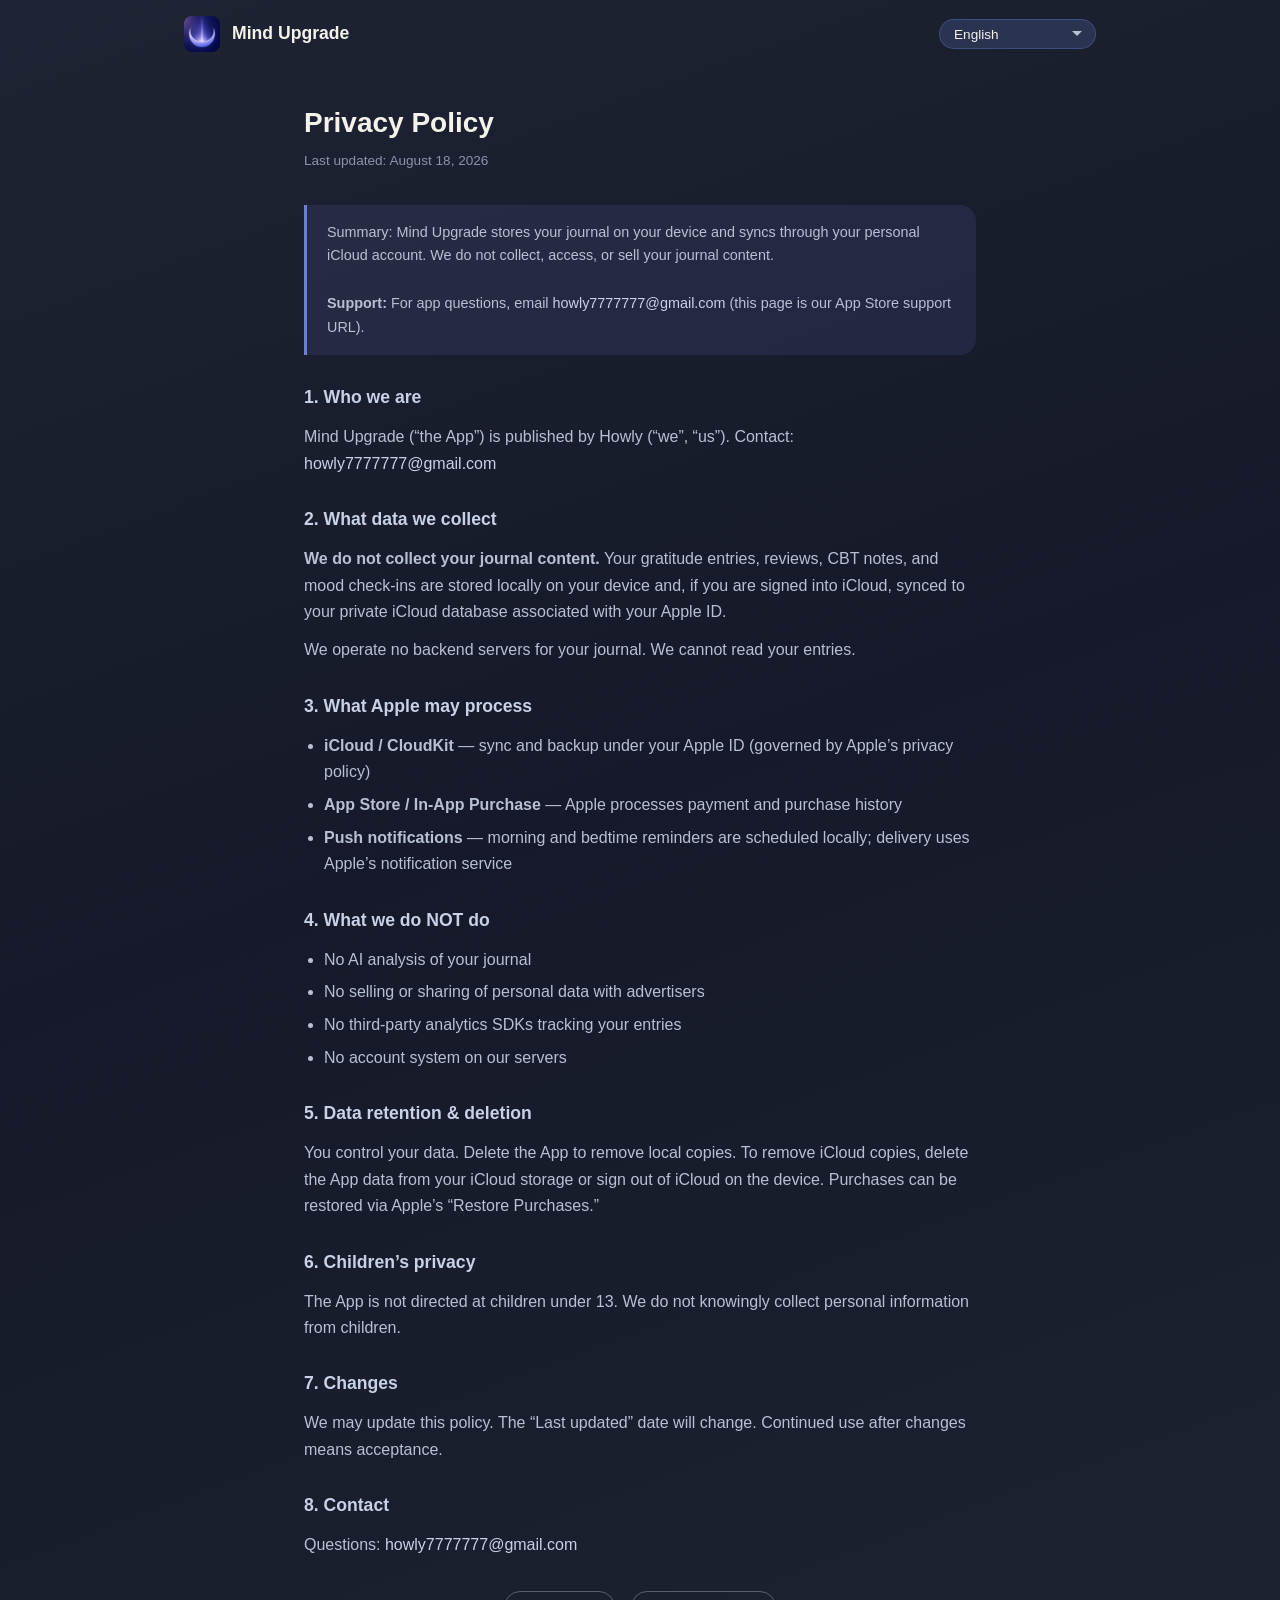
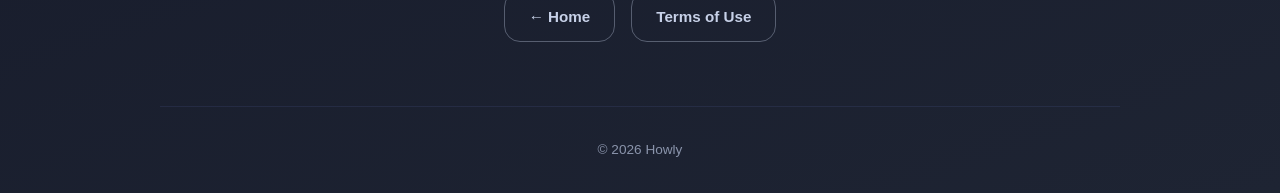
<file: privacy.html>
<!DOCTYPE html>
<html lang="en">
<head>
  <meta charset="UTF-8">
  <meta name="viewport" content="width=device-width, initial-scale=1.0">
  <title>Privacy Policy &amp; Support — Mind Upgrade</title>
  <meta name="description" content="Mind Upgrade privacy policy and support contact.">
  <link rel="icon" type="image/png" sizes="32x32" href="assets/favicon-32.png">
  <link rel="stylesheet" href="assets/style.css">
  <script src="assets/lang.js" defer></script>
</head>
<body>
  <header class="site-header">
    <a class="logo" href="index.html">
      <img src="assets/apple-touch-icon.png" alt="" width="36" height="36">
      Mind Upgrade
    </a>
    <select class="lang-selector" onchange="changeLanguage(this.value)" aria-label="Language">
      <option value="en">English</option>
      <option value="zh-Hant">繁體中文</option>
      <option value="zh-Hans">简体中文</option>
      <option value="ja">日本語</option>
      <option value="ko">한국어</option>
      <option value="es">Español</option>
      <option value="pt-BR">Português (Brasil)</option>
    </select>
  </header>

  <main class="legal">
    <h1 lang-data="en">Privacy Policy</h1>
    <h1 lang-data="zh-Hant">隱私政策</h1>
    <h1 lang-data="zh-Hans">隐私政策</h1>
    <h1 lang-data="ja">プライバシーポリシー</h1>
    <h1 lang-data="ko">개인정보 처리방침</h1>
    <h1 lang-data="es">Política de privacidad</h1>
    <h1 lang-data="pt-BR">Política de privacidade</h1>

    <p class="updated" lang-data="en">Last updated: August 18, 2026</p>
    <p class="updated" lang-data="zh-Hant">最後更新：2026 年 8 月 18 日</p>
    <p class="updated" lang-data="zh-Hans">最后更新：2026 年 8 月 18 日</p>
    <p class="updated" lang-data="ja">最終更新：2026年8月18日</p>
    <p class="updated" lang-data="ko">최종 업데이트: 2026년 8월 18일</p>
    <p class="updated" lang-data="es">Última actualización: 18 de agosto de 2026</p>
    <p class="updated" lang-data="pt-BR">Última atualização: 18 de agosto de 2026</p>

    <div class="disclaimer-box" lang-data="en">
      Summary: Mind Upgrade stores your journal on your device and syncs through your personal iCloud account. We do not collect, access, or sell your journal content.<br><br>
      <strong>Support:</strong> For app questions, email <a href="mailto:howly7777777@gmail.com">howly7777777@gmail.com</a> (this page is our App Store support URL).
    </div>
    <div class="disclaimer-box" lang-data="zh-Hant">
      摘要：Mind Upgrade 將日記存在你的裝置，並透過你個人的 iCloud 帳號同步。我們不收集、存取或出售你的日記內容。<br><br>
      <strong>支援：</strong>App 相關問題請寄 <a href="mailto:howly7777777@gmail.com">howly7777777@gmail.com</a>（本頁為 App Store Support URL）。
    </div>
    <div class="disclaimer-box" lang-data="zh-Hans">
      摘要：Mind Upgrade 将日记存在你的设备，并通过你个人的 iCloud 账号同步。我们不收集、访问或出售你的日记内容。<br><br>
      <strong>支持：</strong>App 相关问题请寄 <a href="mailto:howly7777777@gmail.com">howly7777777@gmail.com</a>（本页为 App Store Support URL）。
    </div>
    <div class="disclaimer-box" lang-data="ja">
      概要：Mind Upgradeは日記を端末に保存し、あなた個人のiCloudアカウント経由で同期します。私たちは日記の内容を収集・閲覧・販売しません。<br><br>
      <strong>サポート：</strong>アプリに関するご質問は <a href="mailto:howly7777777@gmail.com">howly7777777@gmail.com</a>（本ページが App Store のサポートURLです）。
    </div>
    <div class="disclaimer-box" lang-data="ko">
      요약: Mind Upgrade는 일기를 기기에 저장하고, 개인 iCloud 계정으로 동기화합니다. 우리는 일기 내용을 수집·열람·판매하지 않습니다.<br><br>
      <strong>지원:</strong> 앱 문의는 <a href="mailto:howly7777777@gmail.com">howly7777777@gmail.com</a> (이 페이지가 App Store 지원 URL입니다).
    </div>
    <div class="disclaimer-box" lang-data="es">
      Resumen: Mind Upgrade guarda tu diario en tu dispositivo y lo sincroniza con tu cuenta personal de iCloud. No recopilamos, accedemos ni vendemos el contenido de tu diario.<br><br>
      <strong>Soporte:</strong> para preguntas de la app, escribe a <a href="mailto:howly7777777@gmail.com">howly7777777@gmail.com</a> (esta página es la URL de soporte de App Store).
    </div>
    <div class="disclaimer-box" lang-data="pt-BR">
      Resumo: o Mind Upgrade guarda o seu diário no dispositivo e sincroniza pela sua conta pessoal do iCloud. Não coletamos, acessamos nem vendemos o conteúdo do seu diário.<br><br>
      <strong>Suporte:</strong> para dúvidas do app, envie um e-mail para <a href="mailto:howly7777777@gmail.com">howly7777777@gmail.com</a> (esta página é a URL de suporte da App Store).
    </div>

    <h2 lang-data="en">1. Who we are</h2>
    <h2 lang-data="zh-Hant">1. 我們是誰</h2>
    <h2 lang-data="zh-Hans">1. 我们是谁</h2>
    <h2 lang-data="ja">1. 運営者</h2>
    <h2 lang-data="ko">1. 운영자</h2>
    <h2 lang-data="es">1. Quiénes somos</h2>
    <h2 lang-data="pt-BR">1. Quem somos</h2>
    <p lang-data="en">Mind Upgrade (“the App”) is published by Howly (“we”, “us”). Contact: <a href="mailto:howly7777777@gmail.com">howly7777777@gmail.com</a></p>
    <p lang-data="zh-Hant">Mind Upgrade（「本 App」）由 Howly（「我們」）發行。聯絡：<a href="mailto:howly7777777@gmail.com">howly7777777@gmail.com</a></p>
    <p lang-data="zh-Hans">Mind Upgrade（「本 App」）由 Howly（「我们」）发行。联络：<a href="mailto:howly7777777@gmail.com">howly7777777@gmail.com</a></p>
    <p lang-data="ja">Mind Upgrade（「本アプリ」）は Howly（「当社」）が配信しています。連絡先：<a href="mailto:howly7777777@gmail.com">howly7777777@gmail.com</a></p>
    <p lang-data="ko">Mind Upgrade(「본 앱」)는 Howly(「당사」)가 발행합니다. 연락처: <a href="mailto:howly7777777@gmail.com">howly7777777@gmail.com</a></p>
    <p lang-data="es">Mind Upgrade («la App») es publicada por Howly («nosotros»). Contacto: <a href="mailto:howly7777777@gmail.com">howly7777777@gmail.com</a></p>
    <p lang-data="pt-BR">O Mind Upgrade («o App») é publicado pela Howly («nós»). Contato: <a href="mailto:howly7777777@gmail.com">howly7777777@gmail.com</a></p>

    <h2 lang-data="en">2. What data we collect</h2>
    <h2 lang-data="zh-Hant">2. 我們收集什麼資料</h2>
    <h2 lang-data="zh-Hans">2. 我们收集什么资料</h2>
    <h2 lang-data="ja">2. 収集するデータ</h2>
    <h2 lang-data="ko">2. 수집하는 데이터</h2>
    <h2 lang-data="es">2. Qué datos recopilamos</h2>
    <h2 lang-data="pt-BR">2. Quais dados coletamos</h2>
    <p lang-data="en"><strong>We do not collect your journal content.</strong> Your gratitude entries, reviews, CBT notes, and mood check-ins are stored locally on your device and, if you are signed into iCloud, synced to your private iCloud database associated with your Apple ID.</p>
    <p lang-data="zh-Hant"><strong>我們不收集你的日記內容。</strong>你的感恩、復盤、CBT 記錄與心情 check-in 存在你的裝置上；若你已登入 iCloud，則同步至與 Apple ID 關聯的私有 iCloud 資料庫。</p>
    <p lang-data="zh-Hans"><strong>我们不收集你的日记内容。</strong>你的感恩、复盘、CBT 记录与心情 check-in 存在你的设备上；若你已登录 iCloud，则同步至与 Apple ID 关联的私有 iCloud 数据库。</p>
    <p lang-data="ja"><strong>日記の内容は収集しません。</strong>感謝、振り返り、CBTメモ、気分チェックインは端末に保存され、iCloudにサインインしている場合は、Apple IDに紐づくプライベートなiCloudデータベースへ同期されます。</p>
    <p lang-data="ko"><strong>일기 내용은 수집하지 않습니다.</strong> 감사, 돌아보기, CBT 메모, 기분 체크인은 기기에 저장되며, iCloud에 로그인한 경우 Apple ID와 연결된 개인 iCloud 데이터베이스로 동기화됩니다.</p>
    <p lang-data="es"><strong>No recopilamos el contenido de tu diario.</strong> Tus entradas de gratitud, repasos, notas CBT y check-ins de ánimo se guardan en tu dispositivo y, si usas iCloud, se sincronizan con tu base de datos privada de iCloud asociada a tu Apple ID.</p>
    <p lang-data="pt-BR"><strong>Não coletamos o conteúdo do seu diário.</strong> Suas entradas de gratidão, revisões, notas de CBT e check-ins de humor ficam no dispositivo e, se você usa iCloud, sincronizam com o banco privado do iCloud associado ao seu Apple ID.</p>
    <p lang-data="en">We operate no backend servers for your journal. We cannot read your entries.</p>
    <p lang-data="zh-Hant">我們沒有針對日記內容的後端伺服器，無法讀取你的記錄。</p>
    <p lang-data="zh-Hans">我们没有针对日记内容的后端服务器，无法读取你的记录。</p>
    <p lang-data="ja">日記用の独自サーバーは運営していません。記録を読むことはできません。</p>
    <p lang-data="ko">일기용 자체 서버를 운영하지 않으며, 기록을 읽을 수 없습니다.</p>
    <p lang-data="es">No operamos servidores propios para tu diario. No podemos leer tus entradas.</p>
    <p lang-data="pt-BR">Não operamos servidores próprios para o seu diário. Não podemos ler suas entradas.</p>

    <h2 lang-data="en">3. What Apple may process</h2>
    <h2 lang-data="zh-Hant">3. Apple 可能處理的項目</h2>
    <h2 lang-data="zh-Hans">3. Apple 可能处理的项目</h2>
    <h2 lang-data="ja">3. Appleが処理しうる項目</h2>
    <h2 lang-data="ko">3. Apple이 처리할 수 있는 항목</h2>
    <h2 lang-data="es">3. Qué puede procesar Apple</h2>
    <h2 lang-data="pt-BR">3. O que a Apple pode processar</h2>
    <ul lang-data="en">
      <li><strong>iCloud / CloudKit</strong> — sync and backup under your Apple ID (governed by Apple’s privacy policy)</li>
      <li><strong>App Store / In-App Purchase</strong> — Apple processes payment and purchase history</li>
      <li><strong>Push notifications</strong> — morning and bedtime reminders are scheduled locally; delivery uses Apple’s notification service</li>
    </ul>
    <ul lang-data="zh-Hant">
      <li><strong>iCloud / CloudKit</strong> — 經 Apple ID 同步與備份（受 Apple 隱私政策規範）</li>
      <li><strong>App Store / 應用程式內購買</strong> — 由 Apple 處理付款與購買紀錄</li>
      <li><strong>推播通知</strong> — 早晨與就寢提醒在本機排程；傳遞使用 Apple 通知服務</li>
    </ul>
    <ul lang-data="zh-Hans">
      <li><strong>iCloud / CloudKit</strong> — 经 Apple ID 同步与备份（受 Apple 隐私政策规范）</li>
      <li><strong>App Store / 应用内购买</strong> — 由 Apple 处理付款与购买记录</li>
      <li><strong>推送通知</strong> — 早晨与就寝提醒在本机排程；传递使用 Apple 通知服务</li>
    </ul>
    <ul lang-data="ja">
      <li><strong>iCloud / CloudKit</strong> — Apple IDによる同期とバックアップ（Appleのプライバシーポリシーが適用）</li>
      <li><strong>App Store / アプリ内課金</strong> — 決済と購入履歴はAppleが処理</li>
      <li><strong>プッシュ通知</strong> — 朝と就寝前のリマインダーは端末で予約。配信はAppleの通知サービスを使用</li>
    </ul>
    <ul lang-data="ko">
      <li><strong>iCloud / CloudKit</strong> — Apple ID로 동기화 및 백업(Apple 개인정보 처리방침 적용)</li>
      <li><strong>App Store / 인앱 구매</strong> — 결제와 구매 기록은 Apple이 처리</li>
      <li><strong>푸시 알림</strong> — 아침·잠자리 알림은 기기에서 예약되며, 전달은 Apple 알림 서비스를 사용</li>
    </ul>
    <ul lang-data="es">
      <li><strong>iCloud / CloudKit</strong> — sincronización y copia de seguridad con tu Apple ID (política de privacidad de Apple)</li>
      <li><strong>App Store / compras dentro de la app</strong> — Apple procesa el pago y el historial de compras</li>
      <li><strong>Notificaciones push</strong> — los recordatorios de mañana y al acostarte se programan en el dispositivo; la entrega usa el servicio de Apple</li>
    </ul>
    <ul lang-data="pt-BR">
      <li><strong>iCloud / CloudKit</strong> — sincronização e backup com o seu Apple ID (política de privacidade da Apple)</li>
      <li><strong>App Store / compras no app</strong> — a Apple processa o pagamento e o histórico de compras</li>
      <li><strong>Notificações push</strong> — os lembretes de manhã e na hora de dormir são agendados no dispositivo; a entrega usa o serviço da Apple</li>
    </ul>

    <h2 lang-data="en">4. What we do NOT do</h2>
    <h2 lang-data="zh-Hant">4. 我們不做的事</h2>
    <h2 lang-data="zh-Hans">4. 我们不做的事</h2>
    <h2 lang-data="ja">4. 行わないこと</h2>
    <h2 lang-data="ko">4. 하지 않는 일</h2>
    <h2 lang-data="es">4. Lo que NO hacemos</h2>
    <h2 lang-data="pt-BR">4. O que NÃO fazemos</h2>
    <ul lang-data="en">
      <li>No AI analysis of your journal</li>
      <li>No selling or sharing of personal data with advertisers</li>
      <li>No third-party analytics SDKs tracking your entries</li>
      <li>No account system on our servers</li>
    </ul>
    <ul lang-data="zh-Hant">
      <li>不用 AI 分析你的日記</li>
      <li>不向廣告商出售或分享個人資料</li>
      <li>不使用第三方分析 SDK 追蹤日記內容</li>
      <li>不在我們伺服器上建立帳號系統</li>
    </ul>
    <ul lang-data="zh-Hans">
      <li>不用 AI 分析你的日记</li>
      <li>不向广告商出售或分享个人资料</li>
      <li>不使用第三方分析 SDK 追踪日记内容</li>
      <li>不在我们服务器上建立账号系统</li>
    </ul>
    <ul lang-data="ja">
      <li>日記をAIで分析しない</li>
      <li>広告主への個人データの販売・共有をしない</li>
      <li>日記を追跡する第三者アナリティクスSDKを使わない</li>
      <li>当社サーバー上のアカウントシステムはない</li>
    </ul>
    <ul lang-data="ko">
      <li>일기를 AI로 분석하지 않음</li>
      <li>광고주에게 개인정보를 판매·공유하지 않음</li>
      <li>일기를 추적하는 제3자 분석 SDK를 쓰지 않음</li>
      <li>당사 서버에 계정 시스템을 두지 않음</li>
    </ul>
    <ul lang-data="es">
      <li>Sin análisis de IA de tu diario</li>
      <li>No vendemos ni compartimos datos personales con anunciantes</li>
      <li>Sin SDK de analítica de terceros sobre tus entradas</li>
      <li>Sin cuentas en nuestros servidores</li>
    </ul>
    <ul lang-data="pt-BR">
      <li>Sem análise de IA do seu diário</li>
      <li>Não vendemos nem compartilhamos dados pessoais com anunciantes</li>
      <li>Sem SDKs de analytics de terceiros nas suas entradas</li>
      <li>Sem contas nos nossos servidores</li>
    </ul>

    <h2 lang-data="en">5. Data retention &amp; deletion</h2>
    <h2 lang-data="zh-Hant">5. 資料保留與刪除</h2>
    <h2 lang-data="zh-Hans">5. 资料保留与删除</h2>
    <h2 lang-data="ja">5. データの保持と削除</h2>
    <h2 lang-data="ko">5. 데이터 보관 및 삭제</h2>
    <h2 lang-data="es">5. Conservación y eliminación</h2>
    <h2 lang-data="pt-BR">5. Retenção e exclusão</h2>
    <p lang-data="en">You control your data. Delete the App to remove local copies. To remove iCloud copies, delete the App data from your iCloud storage or sign out of iCloud on the device. Purchases can be restored via Apple’s “Restore Purchases.”</p>
    <p lang-data="zh-Hant">資料由你掌控。刪除 App 可移除本機副本。若要移除 iCloud 副本，請從 iCloud 儲存空間刪除 App 資料，或在裝置登出 iCloud。購買可透過 Apple「恢復購買」還原。</p>
    <p lang-data="zh-Hans">资料由你掌控。删除 App 可移除本机副本。若要移除 iCloud 副本，请从 iCloud 存储空间删除 App 资料，或在设备退出 iCloud。购买可通过 Apple「恢复购买」还原。</p>
    <p lang-data="ja">データはあなたが管理します。アプリを削除すると端末上のコピーが消えます。iCloud上のコピーを消すには、iCloudストレージからアプリデータを削除するか、端末でiCloudからサインアウトしてください。購入はAppleの「購入を復元」で復元できます。</p>
    <p lang-data="ko">데이터는 당신이 통제합니다. 앱을 삭제하면 기기의 사본이 제거됩니다. iCloud 사본을 지우려면 iCloud 저장 공간에서 앱 데이터를 삭제하거나 기기에서 iCloud에서 로그아웃하세요. 구매는 Apple의 “구입 항목 복원”으로 복원할 수 있습니다.</p>
    <p lang-data="es">Tú controlas tus datos. Borra la app para quitar copias locales. Para quitar copias de iCloud, elimina los datos de la app en el almacenamiento de iCloud o cierra sesión de iCloud. Las compras se restauran con «Restaurar compras» de Apple.</p>
    <p lang-data="pt-BR">Você controla seus dados. Apague o app para remover cópias locais. Para remover cópias do iCloud, exclua os dados do app no armazenamento do iCloud ou saia do iCloud. As compras podem ser restauradas com “Restaurar compras” da Apple.</p>

    <h2 lang-data="en">6. Children’s privacy</h2>
    <h2 lang-data="zh-Hant">6. 兒童隱私</h2>
    <h2 lang-data="zh-Hans">6. 儿童隐私</h2>
    <h2 lang-data="ja">6. お子さまのプライバシー</h2>
    <h2 lang-data="ko">6. 아동 개인정보</h2>
    <h2 lang-data="es">6. Privacidad de menores</h2>
    <h2 lang-data="pt-BR">6. Privacidade de crianças</h2>
    <p lang-data="en">The App is not directed at children under 13. We do not knowingly collect personal information from children.</p>
    <p lang-data="zh-Hant">本 App 不針對 13 歲以下兒童。我們不會故意收集兒童個人資料。</p>
    <p lang-data="zh-Hans">本 App 不针对 13 岁以下儿童。我们不会故意收集儿童个人资料。</p>
    <p lang-data="ja">本アプリは13歳未満のお子さまを対象としていません。児童から故意に個人情報を収集することはありません。</p>
    <p lang-data="ko">본 앱은 13세 미만 아동을 대상으로 하지 않습니다. 아동의 개인정보를 고의로 수집하지 않습니다.</p>
    <p lang-data="es">La App no está dirigida a menores de 13 años. No recopilamos a sabiendas información personal de niños.</p>
    <p lang-data="pt-BR">O App não é direcionado a menores de 13 anos. Não coletamos intencionalmente informações pessoais de crianças.</p>

    <h2 lang-data="en">7. Changes</h2>
    <h2 lang-data="zh-Hant">7. 政策變更</h2>
    <h2 lang-data="zh-Hans">7. 政策变更</h2>
    <h2 lang-data="ja">7. 変更</h2>
    <h2 lang-data="ko">7. 변경</h2>
    <h2 lang-data="es">7. Cambios</h2>
    <h2 lang-data="pt-BR">7. Alterações</h2>
    <p lang-data="en">We may update this policy. The “Last updated” date will change. Continued use after changes means acceptance.</p>
    <p lang-data="zh-Hant">我們可能更新本政策，「最後更新」日期將隨之變更。變更後繼續使用即表示接受。</p>
    <p lang-data="zh-Hans">我们可能更新本政策，「最后更新」日期将随之变更。变更后继续使用即表示接受。</p>
    <p lang-data="ja">本ポリシーは更新されることがあります。「最終更新」日が変わります。変更後の継続利用は同意を意味します。</p>
    <p lang-data="ko">본 방침은 업데이트될 수 있으며 「최종 업데이트」 날짜가 바뀝니다. 변경 후 계속 사용하면 동의한 것으로 봅니다.</p>
    <p lang-data="es">Podemos actualizar esta política. Cambiará la fecha de «Última actualización». Seguir usando la app implica aceptación.</p>
    <p lang-data="pt-BR">Podemos atualizar esta política. A data de “Última atualização” mudará. Continuar usando o app implica aceitação.</p>

    <h2 lang-data="en">8. Contact</h2>
    <h2 lang-data="zh-Hant">8. 聯絡我們</h2>
    <h2 lang-data="zh-Hans">8. 联络我们</h2>
    <h2 lang-data="ja">8. お問い合わせ</h2>
    <h2 lang-data="ko">8. 문의</h2>
    <h2 lang-data="es">8. Contacto</h2>
    <h2 lang-data="pt-BR">8. Contato</h2>
    <p lang-data="en">Questions: <a href="mailto:howly7777777@gmail.com">howly7777777@gmail.com</a></p>
    <p lang-data="zh-Hant">問題請寄：<a href="mailto:howly7777777@gmail.com">howly7777777@gmail.com</a></p>
    <p lang-data="zh-Hans">问题请寄：<a href="mailto:howly7777777@gmail.com">howly7777777@gmail.com</a></p>
    <p lang-data="ja">ご質問：<a href="mailto:howly7777777@gmail.com">howly7777777@gmail.com</a></p>
    <p lang-data="ko">문의: <a href="mailto:howly7777777@gmail.com">howly7777777@gmail.com</a></p>
    <p lang-data="es">Preguntas: <a href="mailto:howly7777777@gmail.com">howly7777777@gmail.com</a></p>
    <p lang-data="pt-BR">Dúvidas: <a href="mailto:howly7777777@gmail.com">howly7777777@gmail.com</a></p>

    <div class="links-row" style="margin-top: 2rem;">
      <a class="btn btn-secondary" href="index.html">
        <span lang-data="en">← Home</span>
        <span lang-data="zh-Hant">← 首頁</span>
        <span lang-data="zh-Hans">← 首页</span>
        <span lang-data="ja">← ホーム</span>
        <span lang-data="ko">← 홈</span>
        <span lang-data="es">← Inicio</span>
        <span lang-data="pt-BR">← Início</span>
      </a>
      <a class="btn btn-secondary" href="eula.html">
        <span lang-data="en">Terms of Use</span>
        <span lang-data="zh-Hant">使用條款</span>
        <span lang-data="zh-Hans">使用条款</span>
        <span lang-data="ja">利用規約</span>
        <span lang-data="ko">이용 약관</span>
        <span lang-data="es">Términos de uso</span>
        <span lang-data="pt-BR">Termos de uso</span>
      </a>
    </div>
  </main>

  <footer class="site-footer">
    <p>© 2026 Howly</p>
  </footer>
</body>
</html>
</file>
<file: assets/style.css>
/* Mind Upgrade — GitHub Pages shared styles */

:root {
  --accent: #6b7fd7;
  --accent-light: #9b8bb4;
  --warm-glow: #c7d1e8;
  --bg-deep: #1e2433;
  --bg-card: #2a3350;
  --text-primary: #f5f2eb;
  --text-secondary: #b8c0d4;
  --text-muted: #8a94ab;
  --max-width: 720px;
  --radius: 16px;
  --font: -apple-system, BlinkMacSystemFont, "Segoe UI", Roboto, "Helvetica Neue",
    Arial, "PingFang TC", "PingFang SC", "Hiragino Sans", "Noto Sans CJK TC", sans-serif;
}

* {
  box-sizing: border-box;
  margin: 0;
  padding: 0;
}

html {
  scroll-behavior: smooth;
}

body {
  font-family: var(--font);
  background: linear-gradient(160deg, var(--bg-deep) 0%, #151929 45%, var(--bg-deep) 100%);
  color: var(--text-primary);
  line-height: 1.65;
  min-height: 100vh;
}

a {
  color: var(--warm-glow);
  text-decoration: none;
}

a:hover {
  text-decoration: underline;
}

.site-header {
  display: flex;
  align-items: center;
  justify-content: space-between;
  padding: 1rem 1.5rem;
  max-width: 960px;
  margin: 0 auto;
}

.logo {
  display: flex;
  align-items: center;
  gap: 0.75rem;
  font-weight: 700;
  font-size: 1.1rem;
  color: var(--text-primary);
  text-decoration: none;
}

.logo img {
  width: 36px;
  height: 36px;
  border-radius: 8px;
}

.lang-selector {
  appearance: none;
  -webkit-appearance: none;
  background: var(--bg-card);
  border: 1px solid rgba(107, 127, 215, 0.35);
  color: var(--text-primary);
  padding: 0.4rem 2rem 0.4rem 0.85rem;
  border-radius: 999px;
  outline: none;
  cursor: pointer;
  font-size: 0.85rem;
  font-family: inherit;
  max-width: min(52vw, 220px);
  background-image: url("data:image/svg+xml,%3Csvg xmlns='http://www.w3.org/2000/svg' width='12' height='8' viewBox='0 0 12 8'%3E%3Cpath fill='%23b8c0d4' d='M1 1l5 5 5-5'/%3E%3C/svg%3E");
  background-repeat: no-repeat;
  background-position: right 0.75rem center;
}

.lang-selector:hover {
  border-color: rgba(107, 127, 215, 0.6);
}

.lang-selector option {
  background: var(--bg-deep);
  color: var(--text-primary);
}

main {
  max-width: var(--max-width);
  margin: 0 auto;
  padding: 2rem 1.5rem 4rem;
}

.hero {
  text-align: center;
  padding: 2rem 0 3rem;
}

.hero-icon {
  width: 120px;
  height: 120px;
  border-radius: 26px;
  margin-bottom: 1.5rem;
  box-shadow: 0 12px 40px rgba(107, 127, 215, 0.35);
}

.hero h1 {
  font-size: 2.25rem;
  font-weight: 800;
  letter-spacing: -0.02em;
  margin-bottom: 0.5rem;
}

.hero .subtitle {
  font-size: 1.15rem;
  color: var(--accent-light);
  margin-bottom: 1rem;
}

.hero .lead {
  color: var(--text-secondary);
  font-size: 1.05rem;
  max-width: 540px;
  margin: 0 auto 1.5rem;
}

.badge-row {
  display: flex;
  flex-wrap: wrap;
  gap: 0.5rem;
  justify-content: center;
  margin-top: 1rem;
}

.badge {
  background: var(--bg-card);
  color: var(--text-secondary);
  padding: 0.35rem 0.85rem;
  border-radius: 999px;
  font-size: 0.8rem;
  border: 1px solid rgba(107, 127, 215, 0.25);
}

.card {
  background: var(--bg-card);
  border-radius: var(--radius);
  padding: 1.5rem;
  margin-bottom: 1.25rem;
  border: 1px solid rgba(107, 127, 215, 0.15);
}

.card h2 {
  font-size: 1.15rem;
  color: var(--warm-glow);
  margin-bottom: 1rem;
}

.card ul {
  list-style: none;
  padding: 0;
}

.card li {
  padding: 0.45rem 0;
  padding-left: 1.5rem;
  position: relative;
  color: var(--text-secondary);
}

.card li::before {
  content: "✓";
  position: absolute;
  left: 0;
  color: var(--accent);
  font-weight: bold;
}

.pricing {
  text-align: center;
}

.price {
  font-size: 2rem;
  font-weight: 800;
  color: var(--accent);
}

.price-note {
  color: var(--text-muted);
  font-size: 0.9rem;
  margin-top: 0.5rem;
}

.links-row {
  display: flex;
  flex-wrap: wrap;
  gap: 1rem;
  justify-content: center;
  margin-top: 2rem;
}

.btn {
  display: inline-block;
  padding: 0.75rem 1.5rem;
  border-radius: var(--radius);
  font-weight: 600;
  font-size: 0.95rem;
  text-decoration: none;
  transition: opacity 0.15s;
}

.btn:hover {
  opacity: 0.9;
  text-decoration: none;
}

.btn-primary {
  background: var(--accent);
  color: white;
}

.btn-secondary {
  background: transparent;
  color: var(--warm-glow);
  border: 1px solid rgba(199, 209, 232, 0.35);
}

.site-footer {
  text-align: center;
  padding: 2rem 1.5rem;
  color: var(--text-muted);
  font-size: 0.85rem;
  border-top: 1px solid rgba(107, 127, 215, 0.12);
  max-width: 960px;
  margin: 0 auto;
}

.site-footer nav {
  display: flex;
  flex-wrap: wrap;
  gap: 1rem;
  justify-content: center;
  margin-bottom: 1rem;
}

/* Legal pages */
.legal h1 {
  font-size: 1.75rem;
  margin-bottom: 0.25rem;
}

.legal .updated {
  color: var(--text-muted);
  font-size: 0.85rem;
  margin-bottom: 2rem;
}

.legal h2 {
  font-size: 1.1rem;
  color: var(--warm-glow);
  margin: 1.75rem 0 0.75rem;
}

.legal p,
.legal li {
  color: var(--text-secondary);
  margin-bottom: 0.75rem;
}

.legal ul {
  padding-left: 1.25rem;
  margin-bottom: 1rem;
}

.legal li {
  margin-bottom: 0.4rem;
}

.disclaimer-box {
  background: rgba(107, 127, 215, 0.12);
  border-left: 3px solid var(--accent);
  padding: 1rem 1.25rem;
  border-radius: 0 var(--radius) var(--radius) 0;
  margin: 1.5rem 0;
  font-size: 0.9rem;
  color: var(--text-secondary);
}

[lang-data] {
  display: none !important;
}

html[lang="en"] [lang-data="en"],
html[lang="zh-Hant"] [lang-data="zh-Hant"],
html[lang="zh-Hans"] [lang-data="zh-Hans"],
html[lang="ja"] [lang-data="ja"],
html[lang="ko"] [lang-data="ko"],
html[lang="es"] [lang-data="es"],
html[lang="pt-BR"] [lang-data="pt-BR"] {
  display: revert !important;
}

@media (max-width: 600px) {
  .hero h1 { font-size: 1.75rem; }
  .hero-icon { width: 96px; height: 96px; }
}
</file>
